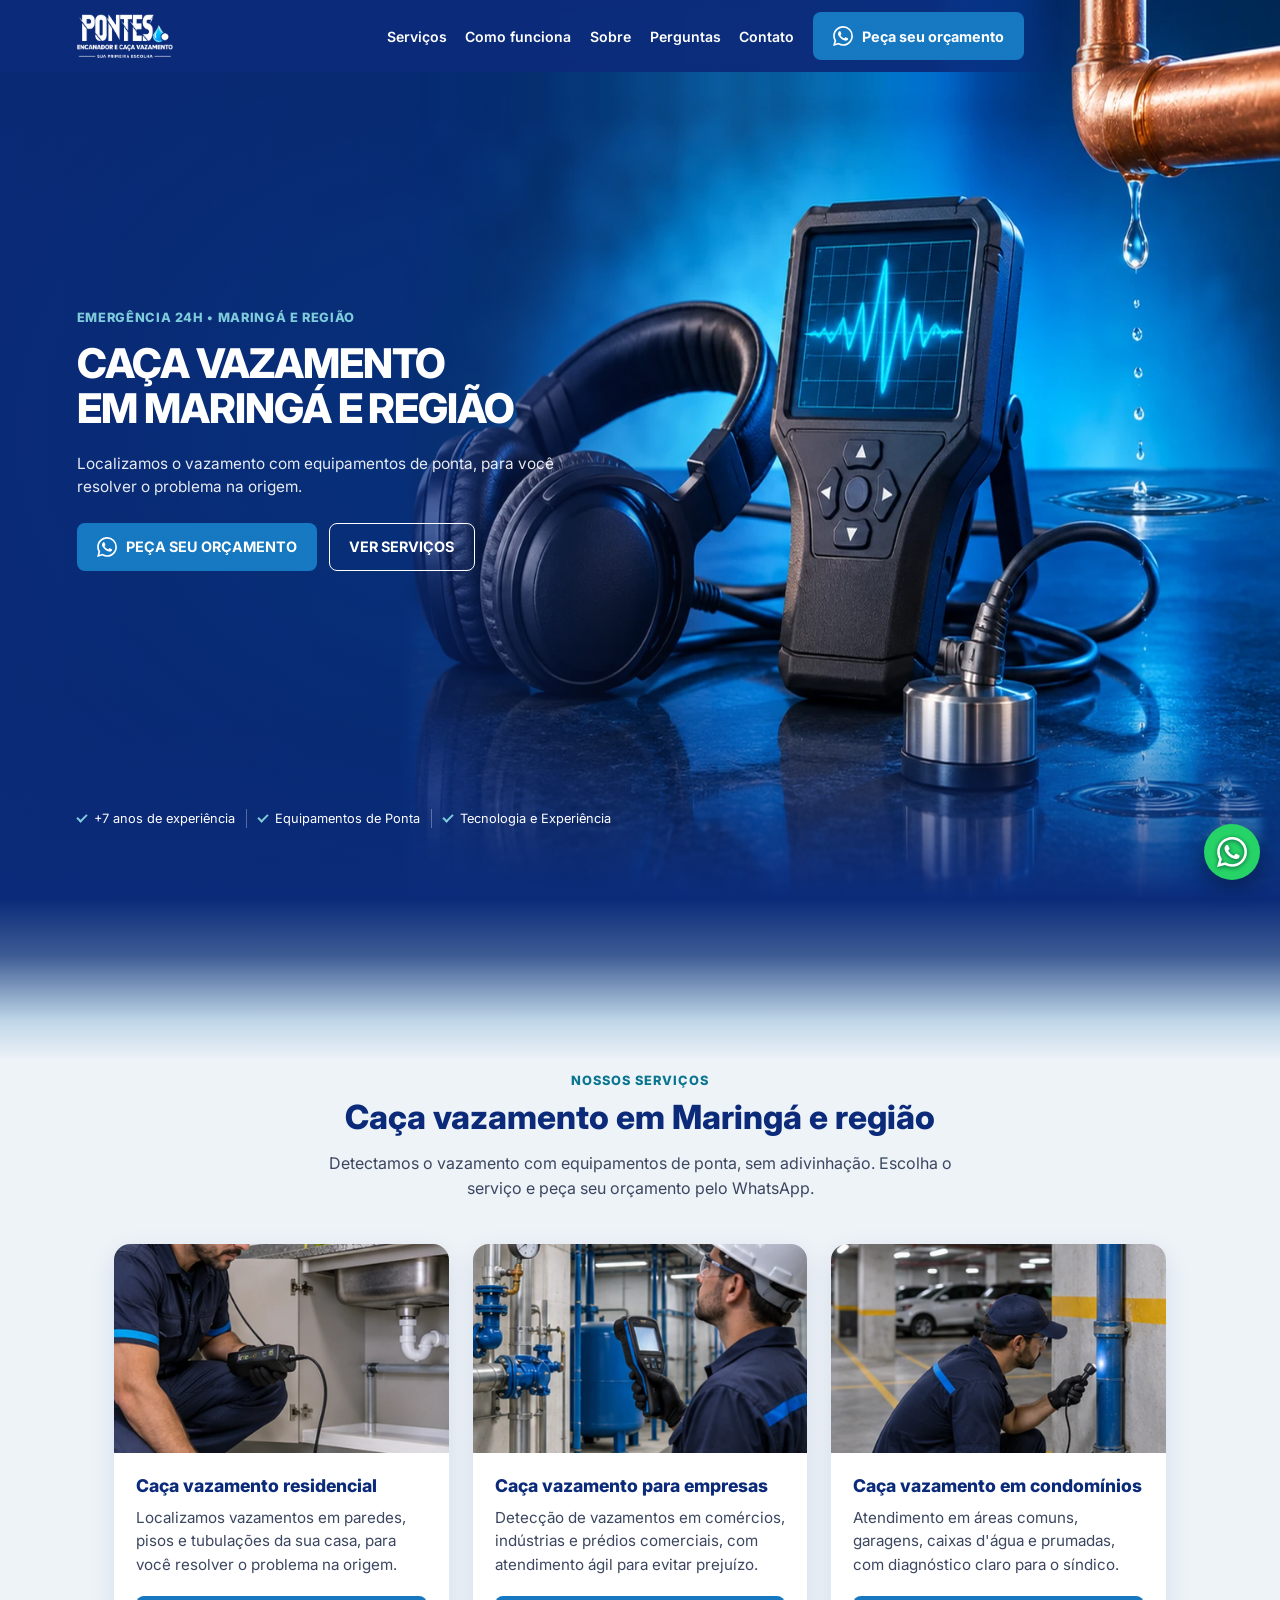
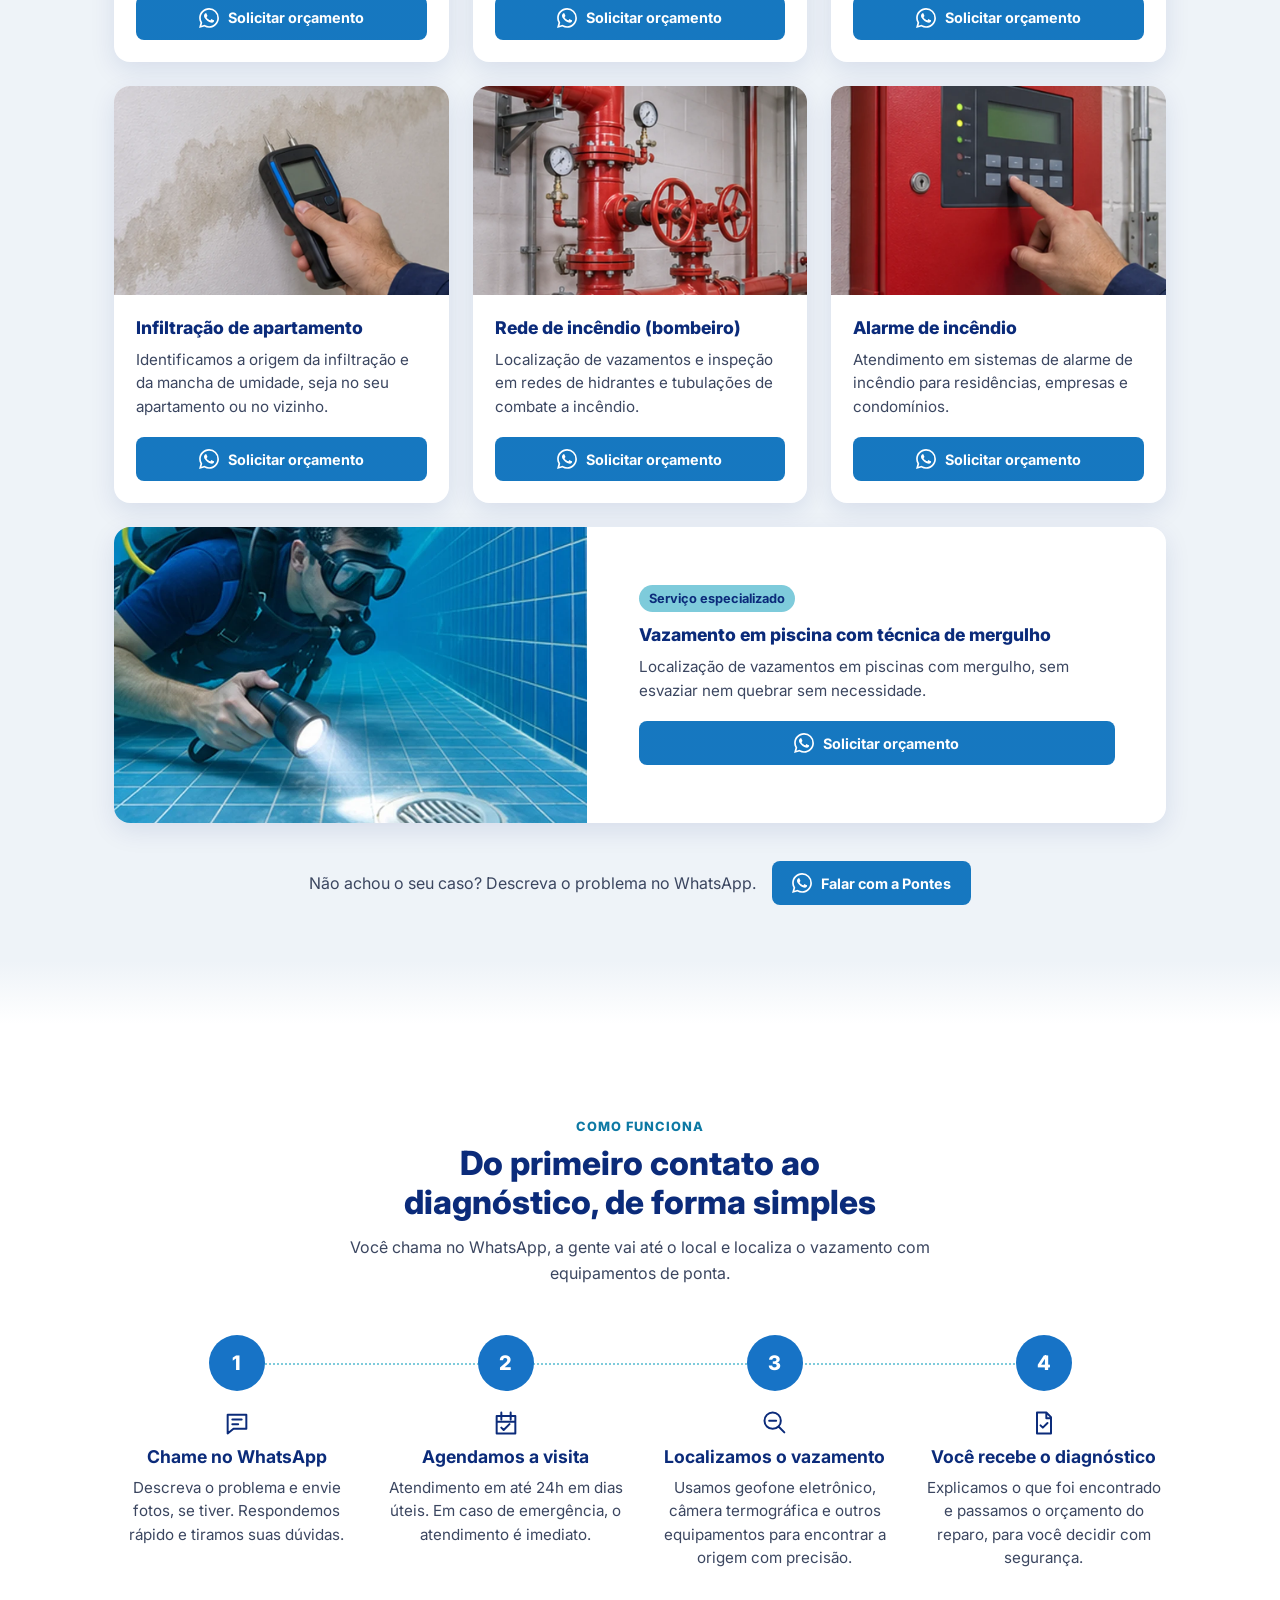
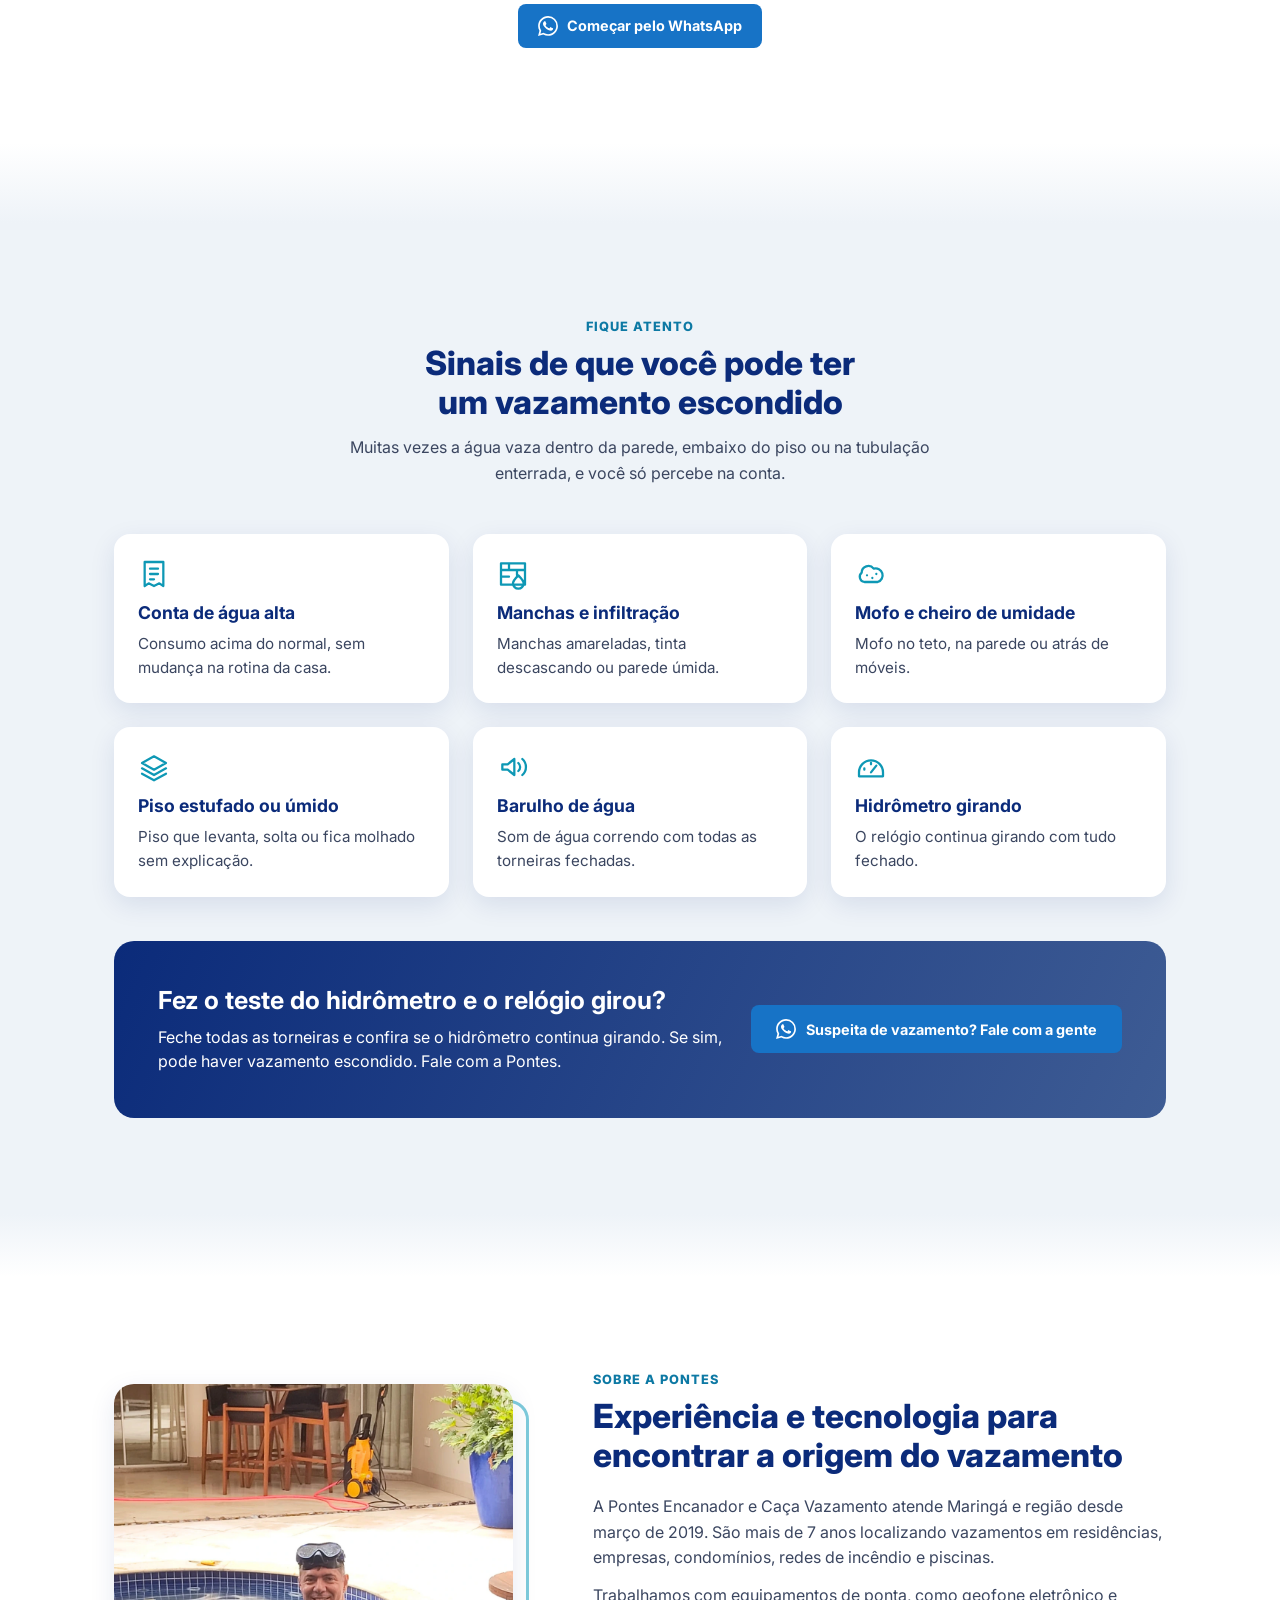
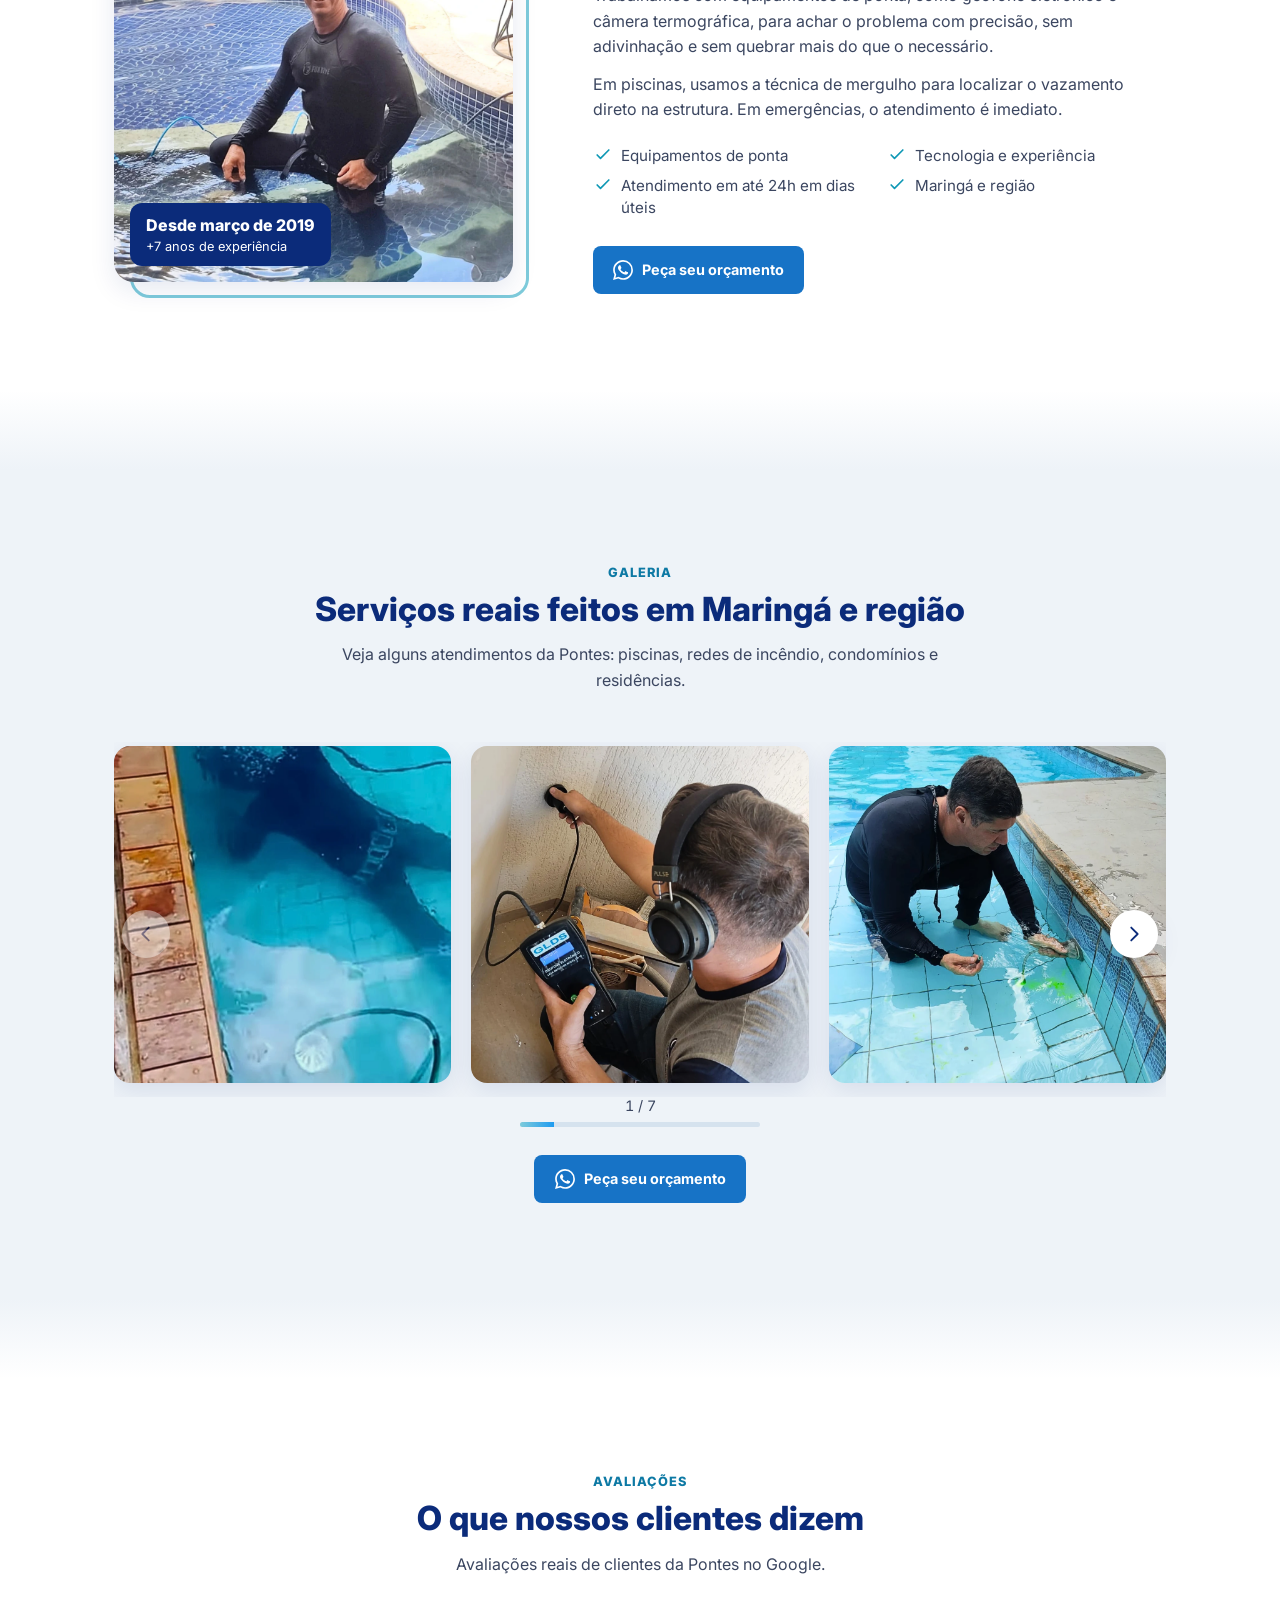
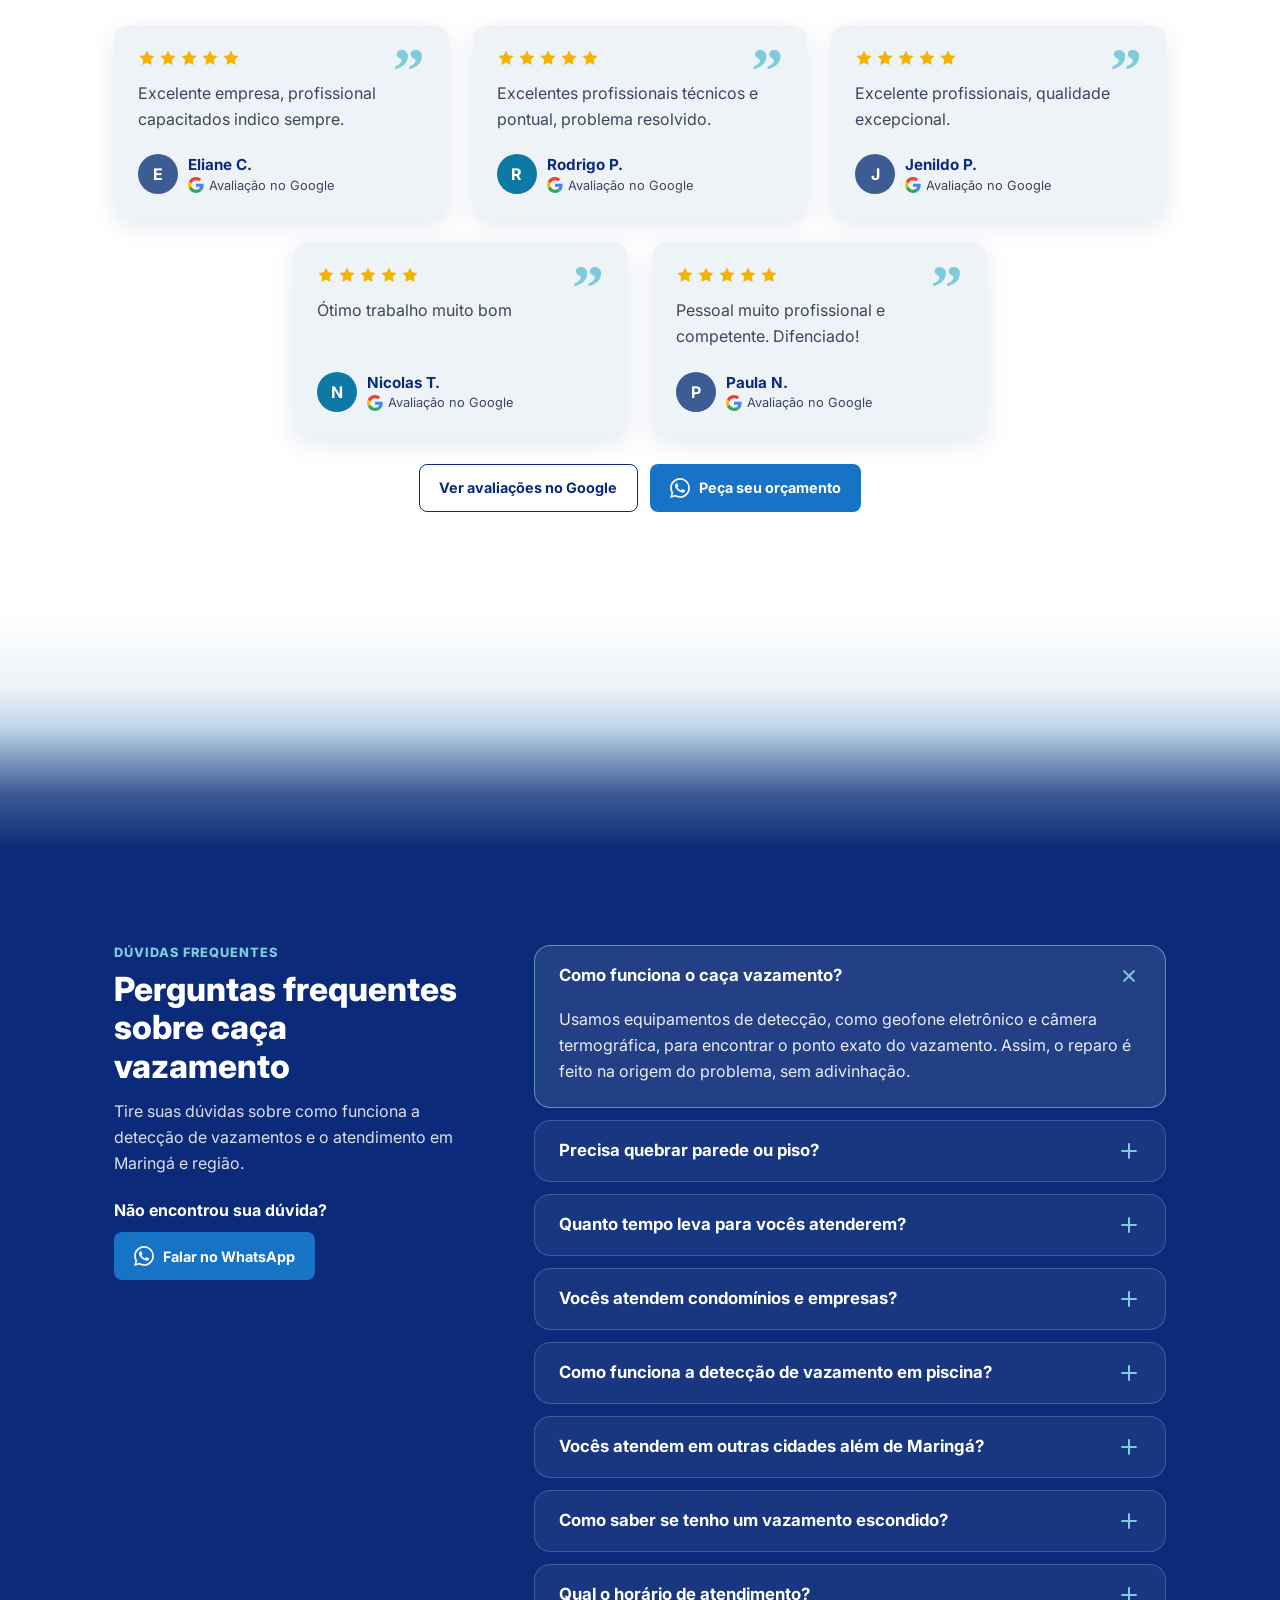
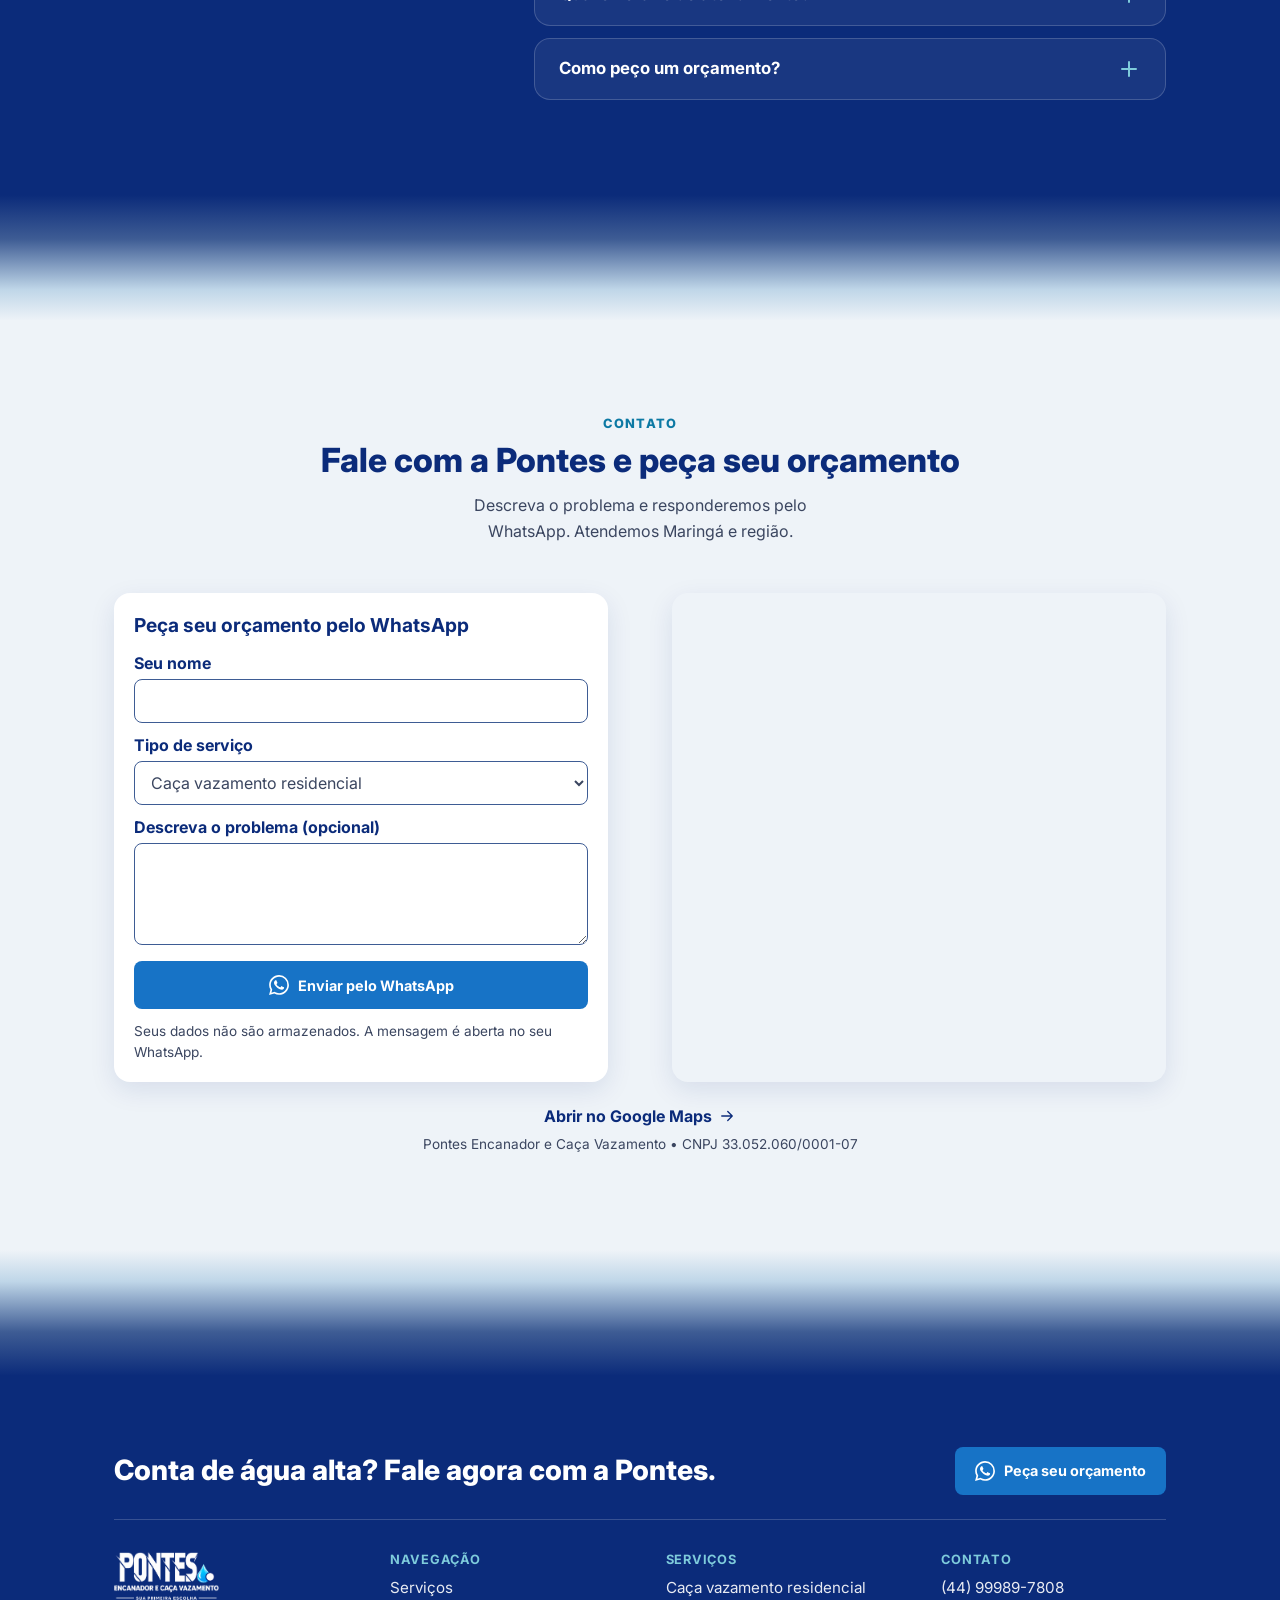
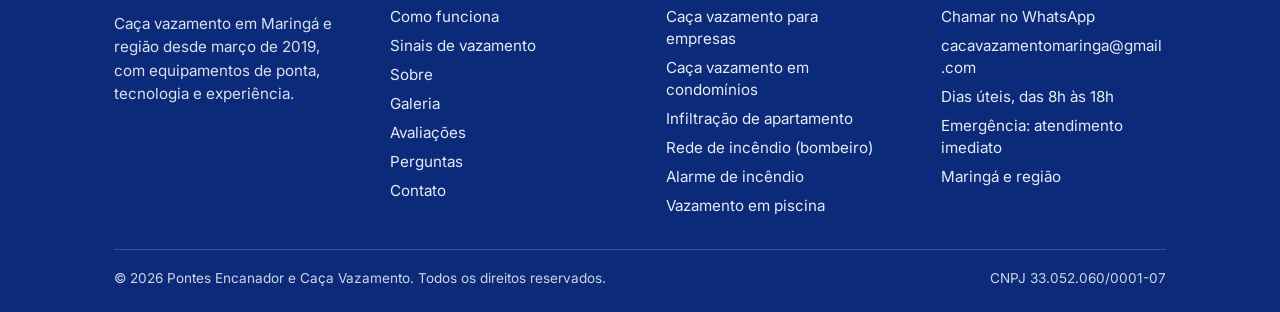
<file: index.html>
<!doctype html>
<html lang="pt-BR">
<head>
  <meta charset="utf-8">
  <meta name="viewport" content="width=device-width, initial-scale=1, viewport-fit=cover">
  <title>Caça Vazamento em Maringá e Região | Pontes Encanador e Caça Vazamento</title>
  <meta name="description" content="Caça vazamento residencial, empresarial e em condomínios em Maringá e região. Emergência 24h e atendimento em dias úteis. Peça seu orçamento.">
  <link rel="icon" href="assets/icons/favicon.svg" type="image/svg+xml">
  <link rel="icon" href="assets/icons/favicon-32.png" sizes="32x32" type="image/png">
  <link rel="apple-touch-icon" href="assets/icons/apple-touch-icon.png">
  <meta name="theme-color" content="#0B2B7A">
  <!-- TROCAR pela URL final do site -->
  <link rel="canonical" href="https://SEU-DOMINIO/">
  <meta property="og:type" content="website">
  <meta property="og:locale" content="pt_BR">
  <meta property="og:site_name" content="Pontes Encanador e Caça Vazamento">
  <meta property="og:title" content="Caça Vazamento em Maringá e Região | Pontes Encanador e Caça Vazamento">
  <meta property="og:description" content="Caça vazamento residencial, empresarial e em condomínios em Maringá e região. Emergência 24h e atendimento em dias úteis. Peça seu orçamento.">
  <meta property="og:url" content="https://SEU-DOMINIO/">
  <meta property="og:image" content="https://SEU-DOMINIO/assets/images/og-pontes-1200x630.jpg">
  <meta property="og:image:width" content="1200">
  <meta property="og:image:height" content="630">
  <meta property="og:image:alt" content="Equipamentos de detecção de vazamentos da Pontes em Maringá">
  <meta name="twitter:card" content="summary_large_image">
  <meta name="twitter:title" content="Caça Vazamento em Maringá e Região | Pontes Encanador e Caça Vazamento">
  <meta name="twitter:description" content="Caça vazamento residencial, empresarial e em condomínios em Maringá e região. Emergência 24h e atendimento em dias úteis. Peça seu orçamento.">
  <meta name="twitter:image" content="https://SEU-DOMINIO/assets/images/og-pontes-1200x630.jpg">
  <link rel="preconnect" href="https://fonts.googleapis.com">
  <link rel="preconnect" href="https://fonts.gstatic.com" crossorigin>
  <link href="https://fonts.googleapis.com/css2?family=Inter:wght@400;600;700;800&display=swap" rel="stylesheet">
  <link rel="stylesheet" href="styles.css">
  <script src="script.js" defer></script>
  <!-- Substitua os placeholders url e image pelos endereços públicos definitivos. -->
  <script type="application/ld+json">
    {
      "@context": "https://schema.org",
      "@type": "LocalBusiness",
      "name": "Pontes Encanador e Caça Vazamento",
      "telephone": "+55 44 99989-7808",
      "email": "cacavazamentomaringa@gmail.com",
      "taxID": "33.052.060/0001-07",
      "foundingDate": "2019-03",
      "url": "https://example.com/",
      "image": "https://example.com/assets/images/banner-desktop.webp",
      "areaServed": [
        {
          "@type": "City",
          "name": "Maringá",
          "containedInPlace": {
            "@type": "State",
            "name": "Paraná"
          }
        },
        {
          "@type": "Place",
          "name": "Região de Maringá, Paraná"
        }
      ],
      "openingHoursSpecification": {
        "@type": "OpeningHoursSpecification",
        "dayOfWeek": [
          "Monday",
          "Tuesday",
          "Wednesday",
          "Thursday",
          "Friday"
        ],
        "opens": "08:00",
        "closes": "18:00"
      },
      "hasOfferCatalog": {
        "@type": "OfferCatalog",
        "name": "Serviços da Pontes",
        "itemListElement": [
          {
            "@type": "Offer",
            "itemOffered": {
              "@type": "Service",
              "name": "Caça vazamento residencial"
            }
          },
          {
            "@type": "Offer",
            "itemOffered": {
              "@type": "Service",
              "name": "Caça vazamento para empresas"
            }
          },
          {
            "@type": "Offer",
            "itemOffered": {
              "@type": "Service",
              "name": "Caça vazamento em condomínios"
            }
          },
          {
            "@type": "Offer",
            "itemOffered": {
              "@type": "Service",
              "name": "Infiltração de apartamento"
            }
          },
          {
            "@type": "Offer",
            "itemOffered": {
              "@type": "Service",
              "name": "Rede de incêndio (bombeiro)"
            }
          },
          {
            "@type": "Offer",
            "itemOffered": {
              "@type": "Service",
              "name": "Alarme de incêndio"
            }
          },
          {
            "@type": "Offer",
            "itemOffered": {
              "@type": "Service",
              "name": "Vazamento em piscina com técnica de mergulho"
            }
          }
        ]
      }
    }
  </script>
</head>
<body>
  <!-- O símbolo é reutilizado em todos os links do WhatsApp. -->
  <svg hidden aria-hidden="true" xmlns="http://www.w3.org/2000/svg">
    <symbol id="whatsapp-icon" viewBox="0 0 24 24"><path fill="currentColor" d="M17.472 14.382c-.297-.149-1.758-.867-2.03-.967-.273-.099-.471-.148-.67.15-.197.297-.767.966-.94 1.164-.174.199-.347.223-.644.075-.297-.15-1.255-.463-2.39-1.475-.883-.788-1.48-1.761-1.654-2.059-.173-.297-.018-.458.13-.606.134-.133.298-.347.446-.52.149-.174.198-.298.298-.497.099-.198.05-.372-.025-.521-.075-.149-.669-1.612-.916-2.207-.242-.579-.487-.5-.669-.51-.173-.008-.371-.01-.57-.01-.198 0-.52.074-.792.372-.273.297-1.04 1.016-1.04 2.479 0 1.462 1.065 2.875 1.213 3.074.149.198 2.096 3.2 5.077 4.487.709.306 1.262.489 1.694.626.712.226 1.36.194 1.871.118.571-.085 1.758-.719 2.006-1.413.248-.694.248-1.289.173-1.413-.074-.124-.272-.198-.57-.347M12.053 21.785h-.004a9.87 9.87 0 0 1-5.031-1.377l-.361-.214-3.741.982.998-3.648-.235-.374a9.86 9.86 0 0 1-1.51-5.25c.002-5.448 4.436-9.88 9.888-9.88a9.82 9.82 0 0 1 6.988 2.897 9.82 9.82 0 0 1 2.893 6.99c-.003 5.446-4.437 9.874-9.885 9.874m8.413-18.297A11.815 11.815 0 0 0 12.053 0C5.495 0 .158 5.336.155 11.893c0 2.096.547 4.142 1.588 5.945L.055 24l6.305-1.654a11.9 11.9 0 0 0 5.688 1.448h.005c6.558 0 11.895-5.336 11.898-11.894a11.82 11.82 0 0 0-3.485-8.412"/></symbol>
  </svg>
  <main>
    <section class="hero" id="inicio" aria-labelledby="hero-title">
      <picture class="hero-picture">
        <source media="(max-width: 768px)" srcset="assets/images/banner-mobile.webp">
        <img src="assets/images/banner-desktop.webp" fetchpriority="high" alt="Equipamentos de detecção de vazamentos da Pontes Encanador e Caça Vazamento em Maringá">
      </picture>
      <header class="site-header">
        <a class="brand" href="#inicio" aria-label="Pontes Encanador e Caça Vazamento, início">
          <img src="assets/logo/logo-transparente.png" width="1044" height="479" alt="Pontes Encanador e Caça Vazamento">
        </a>
        <button class="menu-toggle" type="button" aria-label="Abrir menu" aria-expanded="false" aria-controls="site-nav">
          <span></span><span></span><span></span>
        </button>
        <nav class="site-nav" id="site-nav" aria-label="Menu principal">
        <a href="#servicos">Serviços</a>
        <a href="#como-funciona">Como funciona</a>
        <a href="#sobre">Sobre</a>
        <a href="#perguntas">Perguntas</a>
        <a href="#contato">Contato</a>
          <a class="button button-primary header-cta" href="https://wa.me/5544999897808?text=Ol%C3%A1%2C%20vim%20pelo%20site%20e%20gostaria%20de%20um%20or%C3%A7amento%20de%20ca%C3%A7a%20vazamento." target="_blank" rel="noopener"><svg class="whatsapp-icon" viewBox="0 0 24 24" aria-hidden="true" focusable="false"><use href="#whatsapp-icon"></use></svg>Peça seu orçamento</a>
        </nav>
      </header>
      <div class="hero-body">
        <div class="hero-copy">
          <p class="eyebrow">EMERGÊNCIA 24H • MARINGÁ E REGIÃO</p>
          <h1 id="hero-title"><span>CAÇA VAZAMENTO</span> <span>EM MARINGÁ E REGIÃO</span></h1>
          <p class="subtitle">Localizamos o vazamento com equipamentos de ponta, para você resolver o problema na origem.</p>
          <div class="hero-actions">
            <a class="button button-primary" href="https://wa.me/5544999897808?text=Ol%C3%A1%2C%20vim%20pelo%20site%20e%20gostaria%20de%20um%20or%C3%A7amento%20de%20ca%C3%A7a%20vazamento." target="_blank" rel="noopener"><svg class="whatsapp-icon" viewBox="0 0 24 24" aria-hidden="true" focusable="false"><use href="#whatsapp-icon"></use></svg>PEÇA SEU ORÇAMENTO</a>
            <a class="button button-outline" href="#servicos">VER SERVIÇOS</a>
          </div>
        </div>
        <ul class="highlights">
          <li><span class="check" aria-hidden="true"></span>+7 anos de experiência</li>
          <li><span class="check" aria-hidden="true"></span>Equipamentos de Ponta</li>
          <li><span class="check" aria-hidden="true"></span>Tecnologia e Experiência</li>
        </ul>
      </div>
      <a class="whatsapp-float" href="https://wa.me/5544999897808?text=Ol%C3%A1%2C%20vim%20pelo%20site%20e%20gostaria%20de%20um%20or%C3%A7amento%20de%20ca%C3%A7a%20vazamento." target="_blank" rel="noopener" aria-label="Falar no WhatsApp"><svg class="whatsapp-icon" viewBox="0 0 24 24" aria-hidden="true" focusable="false"><use href="#whatsapp-icon"></use></svg></a>
    </section>
    <section id="servicos" class="services" aria-labelledby="services-title">
      <div class="services-transition" aria-hidden="true"></div>
      <div class="services-container">
        <header class="services-header">
          <p class="services-eyebrow">NOSSOS SERVIÇOS</p>
          <h2 id="services-title">Caça vazamento em Maringá e região</h2>
          <p class="services-intro">Detectamos o vazamento com equipamentos de ponta, sem adivinhação. Escolha o serviço e peça seu orçamento pelo WhatsApp.</p>
        </header>
        <div class="services-grid">
            <article class="service-card">
              <img src="assets/images/servico-residencial.webp" width="800" height="500" loading="lazy" alt="Inspeção de tubulação junto à pia de uma cozinha em Maringá">
              <div class="service-card-body">
                <h3>Caça vazamento residencial</h3>
                <p>Localizamos vazamentos em paredes, pisos e tubulações da sua casa, para você resolver o problema na origem.</p>
                <a class="button service-button" href="https://wa.me/5544999897808?text=Ol%C3%A1%2C%20preciso%20de%20ca%C3%A7a%20vazamento%20residencial" target="_blank" rel="noopener"><svg class="whatsapp-icon" viewBox="0 0 24 24" aria-hidden="true" focusable="false"><use href="#whatsapp-icon"></use></svg>Solicitar orçamento</a>
              </div>
            </article>
            <article class="service-card">
              <img src="assets/images/servico-empresas.webp" width="800" height="500" loading="lazy" alt="Inspeção de tubulações em uma área técnica comercial em Maringá">
              <div class="service-card-body">
                <h3>Caça vazamento para empresas</h3>
                <p>Detecção de vazamentos em comércios, indústrias e prédios comerciais, com atendimento ágil para evitar prejuízo.</p>
                <a class="button service-button" href="https://wa.me/5544999897808?text=Ol%C3%A1%2C%20preciso%20de%20ca%C3%A7a%20vazamento%20para%20minha%20empresa" target="_blank" rel="noopener"><svg class="whatsapp-icon" viewBox="0 0 24 24" aria-hidden="true" focusable="false"><use href="#whatsapp-icon"></use></svg>Solicitar orçamento</a>
              </div>
            </article>
            <article class="service-card">
              <img src="assets/images/servico-condominios.webp" width="800" height="500" loading="lazy" alt="Inspeção de prumada na garagem de um condomínio em Maringá">
              <div class="service-card-body">
                <h3>Caça vazamento em condomínios</h3>
                <p>Atendimento em áreas comuns, garagens, caixas d'água e prumadas, com diagnóstico claro para o síndico.</p>
                <a class="button service-button" href="https://wa.me/5544999897808?text=Ol%C3%A1%2C%20preciso%20de%20ca%C3%A7a%20vazamento%20em%20condom%C3%ADnio" target="_blank" rel="noopener"><svg class="whatsapp-icon" viewBox="0 0 24 24" aria-hidden="true" focusable="false"><use href="#whatsapp-icon"></use></svg>Solicitar orçamento</a>
              </div>
            </article>
            <article class="service-card">
              <img src="assets/images/servico-infiltracao.webp" width="800" height="500" loading="lazy" alt="Medição de umidade junto a uma mancha na parede de um apartamento">
              <div class="service-card-body">
                <h3>Infiltração de apartamento</h3>
                <p>Identificamos a origem da infiltração e da mancha de umidade, seja no seu apartamento ou no vizinho.</p>
                <a class="button service-button" href="https://wa.me/5544999897808?text=Ol%C3%A1%2C%20preciso%20resolver%20uma%20infiltra%C3%A7%C3%A3o%20de%20apartamento" target="_blank" rel="noopener"><svg class="whatsapp-icon" viewBox="0 0 24 24" aria-hidden="true" focusable="false"><use href="#whatsapp-icon"></use></svg>Solicitar orçamento</a>
              </div>
            </article>
            <article class="service-card">
            <!-- CONFIRMAR COM O CLIENTE -->
              <img src="assets/images/servico-rede-incendio.webp" width="800" height="500" loading="lazy" alt="Tubulações vermelhas e válvulas de uma rede de hidrantes">
              <div class="service-card-body">
                <h3>Rede de incêndio (bombeiro)</h3>
                <p>Localização de vazamentos e inspeção em redes de hidrantes e tubulações de combate a incêndio.</p>
                <a class="button service-button" href="https://wa.me/5544999897808?text=Ol%C3%A1%2C%20preciso%20de%20atendimento%20em%20rede%20de%20inc%C3%AAndio" target="_blank" rel="noopener"><svg class="whatsapp-icon" viewBox="0 0 24 24" aria-hidden="true" focusable="false"><use href="#whatsapp-icon"></use></svg>Solicitar orçamento</a>
              </div>
            </article>
            <article class="service-card">
            <!-- CONFIRMAR COM O CLIENTE -->
              <img src="assets/images/servico-alarme-incendio.webp" width="800" height="500" loading="lazy" alt="Painel de controle de um sistema de alarme de incêndio">
              <div class="service-card-body">
                <h3>Alarme de incêndio</h3>
                <p>Atendimento em sistemas de alarme de incêndio para residências, empresas e condomínios.</p>
                <a class="button service-button" href="https://wa.me/5544999897808?text=Ol%C3%A1%2C%20preciso%20de%20atendimento%20em%20alarme%20de%20inc%C3%AAndio" target="_blank" rel="noopener"><svg class="whatsapp-icon" viewBox="0 0 24 24" aria-hidden="true" focusable="false"><use href="#whatsapp-icon"></use></svg>Solicitar orçamento</a>
              </div>
            </article>
            <article class="service-card service-card-featured">
            <!-- CONFIRMAR COM O CLIENTE -->
              <img src="assets/images/servico-piscina.webp" width="800" height="500" loading="lazy" alt="Técnico localizando vazamento em piscina com técnica de mergulho em Maringá">
              <div class="service-card-body">
              <span class="service-badge">Serviço especializado</span>
                <h3>Vazamento em piscina com técnica de mergulho</h3>
                <p>Localização de vazamentos em piscinas com mergulho, sem esvaziar nem quebrar sem necessidade.</p>
                <a class="button service-button" href="https://wa.me/5544999897808?text=Ol%C3%A1%2C%20preciso%20localizar%20um%20vazamento%20na%20minha%20piscina" target="_blank" rel="noopener"><svg class="whatsapp-icon" viewBox="0 0 24 24" aria-hidden="true" focusable="false"><use href="#whatsapp-icon"></use></svg>Solicitar orçamento</a>
              </div>
            </article>
        </div>
        <div class="services-contact">
          <p>Não achou o seu caso? Descreva o problema no WhatsApp.</p>
          <a class="button service-button" href="https://wa.me/5544999897808?text=Ol%C3%A1%2C%20vim%20pelo%20site%20e%20gostaria%20de%20descrever%20um%20problema." target="_blank" rel="noopener"><svg class="whatsapp-icon" viewBox="0 0 24 24" aria-hidden="true" focusable="false"><use href="#whatsapp-icon"></use></svg>Falar com a Pontes</a>
        </div>
      </div>
      <div class="services-exit" aria-hidden="true"></div>
    </section>
    <section id="como-funciona" class="process" aria-labelledby="process-title">
      <div class="detail-container">
        <header class="detail-heading">
          <p class="detail-eyebrow">COMO FUNCIONA</p>
          <h2 id="process-title">Do primeiro contato ao diagnóstico, de forma simples</h2>
          <p class="detail-intro">Você chama no WhatsApp, a gente vai até o local e localiza o vazamento com equipamentos de ponta.</p>
        </header>
        <ol class="process-list" role="list">
          <li class="process-step">
            <span class="step-number" aria-hidden="true">1</span>
            <div class="process-step-content">
              <svg class="section-icon" viewBox="0 0 24 24" fill="none" stroke="currentColor" stroke-width="1.7" stroke-linecap="round" stroke-linejoin="round" aria-hidden="true" focusable="false"><path d="M4 5h16v12H9l-5 4z M8 9h8 M8 13h5"/></svg>
              <h3>Chame no WhatsApp</h3>
              <p>Descreva o problema e envie fotos, se tiver. Respondemos rápido e tiramos suas dúvidas.</p>
            </div>
          </li>
          <li class="process-step">
            <span class="step-number" aria-hidden="true">2</span>
            <div class="process-step-content">
              <svg class="section-icon" viewBox="0 0 24 24" fill="none" stroke="currentColor" stroke-width="1.7" stroke-linecap="round" stroke-linejoin="round" aria-hidden="true" focusable="false"><path d="M4 6h16v15H4z M8 3v6 M16 3v6 M4 11h16 M8 16l2 2 5-5"/></svg>
              <h3>Agendamos a visita</h3>
              <!-- CONFIRMAR COM O CLIENTE: abrangência da emergência (noite, fim de semana, feriado) -->
              <p>Atendimento em até 24h em dias úteis. Em caso de emergência, o atendimento é imediato.</p>
            </div>
          </li>
          <li class="process-step">
            <span class="step-number" aria-hidden="true">3</span>
            <div class="process-step-content">
              <svg class="section-icon" viewBox="0 0 24 24" fill="none" stroke="currentColor" stroke-width="1.7" stroke-linecap="round" stroke-linejoin="round" aria-hidden="true" focusable="false"><path d="M15 15l5 5 M17 10a7 7 0 1 1-14 0 7 7 0 0 1 14 0z M7 10h6"/></svg>
              <h3>Localizamos o vazamento</h3>
              <!-- CONFIRMAR COM O CLIENTE: lista real de equipamentos -->
              <p>Usamos geofone eletrônico, câmera termográfica e outros equipamentos para encontrar a origem com precisão.</p>
            </div>
          </li>
          <li class="process-step">
            <span class="step-number" aria-hidden="true">4</span>
            <div class="process-step-content">
              <svg class="section-icon" viewBox="0 0 24 24" fill="none" stroke="currentColor" stroke-width="1.7" stroke-linecap="round" stroke-linejoin="round" aria-hidden="true" focusable="false"><path d="M6 3h8l4 4v14H6z M14 3v5h4 M9 14l2 2 4-4"/></svg>
              <h3>Você recebe o diagnóstico</h3>
              <p>Explicamos o que foi encontrado e passamos o orçamento do reparo, para você decidir com segurança.</p>
            </div>
          </li>
        </ol>
        <div class="process-action">
          <a class="button section-cta" href="https://wa.me/5544999897808?text=Ol%C3%A1%2C%20quero%20pedir%20um%20or%C3%A7amento%20de%20ca%C3%A7a%20vazamento" target="_blank" rel="noopener"><svg class="whatsapp-icon" viewBox="0 0 24 24" aria-hidden="true" focusable="false"><use href="#whatsapp-icon"></use></svg>Começar pelo WhatsApp</a>
        </div>
      </div>
    </section>
    <section id="sinais" class="leak-signs" aria-labelledby="signs-title">
      <div class="signs-transition" aria-hidden="true"></div>
      <div class="detail-container">
        <header class="detail-heading">
          <p class="detail-eyebrow">FIQUE ATENTO</p>
          <h2 id="signs-title">Sinais de que você pode ter um vazamento escondido</h2>
          <p class="detail-intro">Muitas vezes a água vaza dentro da parede, embaixo do piso ou na tubulação enterrada, e você só percebe na conta.</p>
        </header>
        <ul class="signs-list" role="list">
          <li class="sign-card">
            <svg class="section-icon" viewBox="0 0 24 24" fill="none" stroke="currentColor" stroke-width="1.7" stroke-linecap="round" stroke-linejoin="round" aria-hidden="true" focusable="false"><path d="M5 3h14v18l-3-2-4 2-4-2-3 2z M9 8h6 M9 12h6 M9 16h3"/></svg>
            <h3>Conta de água alta</h3>
            <p>Consumo acima do normal, sem mudança na rotina da casa.</p>
          </li>
          <li class="sign-card">
            <svg class="section-icon" viewBox="0 0 24 24" fill="none" stroke="currentColor" stroke-width="1.7" stroke-linecap="round" stroke-linejoin="round" aria-hidden="true" focusable="false"><path d="M3 4h18v16H3z M3 9h18 M3 14h6 M9 4v5 M15 9v4 M16 13c2 2 4 4 4 6a4 4 0 0 1-8 0c0-2 2-4 4-6z"/></svg>
            <h3>Manchas e infiltração</h3>
            <p>Manchas amareladas, tinta descascando ou parede úmida.</p>
          </li>
          <li class="sign-card">
            <svg class="section-icon" viewBox="0 0 24 24" fill="none" stroke="currentColor" stroke-width="1.7" stroke-linecap="round" stroke-linejoin="round" aria-hidden="true" focusable="false"><path d="M7 18a4 4 0 0 1-2-7 5 5 0 0 1 9-3 4 4 0 1 1 3 10z M9 13h.01 M13 15h.01 M16 12h.01"/></svg>
            <h3>Mofo e cheiro de umidade</h3>
            <p>Mofo no teto, na parede ou atrás de móveis.</p>
          </li>
          <li class="sign-card">
            <svg class="section-icon" viewBox="0 0 24 24" fill="none" stroke="currentColor" stroke-width="1.7" stroke-linecap="round" stroke-linejoin="round" aria-hidden="true" focusable="false"><path d="M12 4l9 5-9 5-9-5z M3 13l9 5 9-5 M3 17l9 5 9-5"/></svg>
            <h3>Piso estufado ou úmido</h3>
            <p>Piso que levanta, solta ou fica molhado sem explicação.</p>
          </li>
          <li class="sign-card">
            <svg class="section-icon" viewBox="0 0 24 24" fill="none" stroke="currentColor" stroke-width="1.7" stroke-linecap="round" stroke-linejoin="round" aria-hidden="true" focusable="false"><path d="M4 10v4h4l5 4V6l-5 4z M16 9a4 4 0 0 1 0 6 M19 6a8 8 0 0 1 0 12"/></svg>
            <h3>Barulho de água</h3>
            <p>Som de água correndo com todas as torneiras fechadas.</p>
          </li>
          <li class="sign-card">
            <svg class="section-icon" viewBox="0 0 24 24" fill="none" stroke="currentColor" stroke-width="1.7" stroke-linecap="round" stroke-linejoin="round" aria-hidden="true" focusable="false"><path d="M3 16a9 9 0 0 1 18 0v3H3z M12 16l4-5 M7 13v1 M12 9v1"/></svg>
            <h3>Hidrômetro girando</h3>
            <p>O relógio continua girando com tudo fechado.</p>
          </li>
        </ul>
        <div class="signs-callout">
          <div>
            <h3>Fez o teste do hidrômetro e o relógio girou?</h3>
            <p>Feche todas as torneiras e confira se o hidrômetro continua girando. Se sim, pode haver vazamento escondido. Fale com a Pontes.</p>
          </div>
          <a class="button section-cta" href="https://wa.me/5544999897808?text=Ol%C3%A1%2C%20suspeito%20de%20um%20vazamento%20escondido%20e%20gostaria%20de%20ajuda" target="_blank" rel="noopener"><svg class="whatsapp-icon" viewBox="0 0 24 24" aria-hidden="true" focusable="false"><use href="#whatsapp-icon"></use></svg><span>Suspeita de vazamento? Fale com a gente</span></a>
        </div>
      </div>
      <div class="services-exit" aria-hidden="true"></div>
    </section>
    <section id="sobre" class="about" aria-labelledby="about-title">
      <div class="detail-container about-layout">
        <figure class="about-portrait">
          <div class="about-photo">
            <div class="about-photo-frame" aria-hidden="true"></div>
            <img src="assets/images/sobre-tecnico-pontes-piscina.webp" width="1080" height="1350" loading="lazy" decoding="async" alt="Técnico da Pontes Encanador e Caça Vazamento dentro de uma piscina durante a localização de vazamento com técnica de mergulho em Maringá">
            <div class="about-badge">
              <strong>Desde março de 2019</strong>
              <span>+7 anos de experiência</span>
            </div>
          </div>
        </figure>
        <div class="about-copy">
          <header class="detail-heading">
            <p class="detail-eyebrow">SOBRE A PONTES</p>
            <h2 id="about-title">Experiência e tecnologia para encontrar a origem do vazamento</h2>
          </header>
          <p>A Pontes Encanador e Caça Vazamento atende Maringá e região desde março de 2019. São mais de 7 anos localizando vazamentos em residências, empresas, condomínios, redes de incêndio e piscinas.</p>
          <!-- CONFIRMAR COM O CLIENTE: equipamentos reais e a frase "sem quebrar mais do que o necessário" -->
          <p>Trabalhamos com equipamentos de ponta, como geofone eletrônico e câmera termográfica, para achar o problema com precisão, sem adivinhação e sem quebrar mais do que o necessário.</p>
          <!-- CONFIRMAR COM O CLIENTE: abrangência da emergência (noite, fim de semana, feriado) -->
          <p>Em piscinas, usamos a técnica de mergulho para localizar o vazamento direto na estrutura. Em emergências, o atendimento é imediato.</p>
          <ul class="about-benefits" role="list">
            <li><svg viewBox="0 0 24 24" fill="none" stroke="currentColor" stroke-width="2" stroke-linecap="round" stroke-linejoin="round" aria-hidden="true" focusable="false"><path d="m5 12 4 4L19 6"/></svg>Equipamentos de ponta</li>
            <li><svg viewBox="0 0 24 24" fill="none" stroke="currentColor" stroke-width="2" stroke-linecap="round" stroke-linejoin="round" aria-hidden="true" focusable="false"><path d="m5 12 4 4L19 6"/></svg>Tecnologia e experiência</li>
            <li><svg viewBox="0 0 24 24" fill="none" stroke="currentColor" stroke-width="2" stroke-linecap="round" stroke-linejoin="round" aria-hidden="true" focusable="false"><path d="m5 12 4 4L19 6"/></svg>Atendimento em até 24h em dias úteis</li>
            <li><svg viewBox="0 0 24 24" fill="none" stroke="currentColor" stroke-width="2" stroke-linecap="round" stroke-linejoin="round" aria-hidden="true" focusable="false"><path d="m5 12 4 4L19 6"/></svg>Maringá e região</li>
          </ul>
          <a class="button section-cta about-cta" href="https://wa.me/5544999897808?text=Ol%C3%A1%2C%20vim%20pelo%20site%20e%20gostaria%20de%20pedir%20um%20or%C3%A7amento%20de%20ca%C3%A7a%20vazamento" target="_blank" rel="noopener"><svg class="whatsapp-icon" viewBox="0 0 24 24" aria-hidden="true" focusable="false"><use href="#whatsapp-icon"></use></svg>Peça seu orçamento</a>
        </div>
      </div>
      <div class="signs-transition" aria-hidden="true"></div>
    </section>
    <section id="galeria" class="gallery" aria-labelledby="gallery-title">
      <div class="detail-container">
        <header class="detail-heading">
          <p class="detail-eyebrow">GALERIA</p>
          <h2 id="gallery-title">Serviços reais feitos em Maringá e região</h2>
          <p class="detail-intro">Veja alguns atendimentos da Pontes: piscinas, redes de incêndio, condomínios e residências.</p>
        </header>
        <div class="gallery-carousel" role="region" aria-roledescription="carousel" aria-label="Galeria de serviços da Pontes">
          <div class="gallery-track" id="gallery-track" tabindex="0" aria-label="Fotos dos serviços">
          <figure class="gallery-slide" role="group" aria-roledescription="slide" aria-label="Foto 1 de 7">
            <a class="gallery-photo" href="assets/images/galeria-01-piscina-mergulho.webp"><img src="assets/images/galeria-01-piscina-mergulho.webp" width="1080" height="1350" loading="lazy" decoding="async" alt="Técnico submerso junto à borda de madeira durante a inspeção de vazamento em uma piscina."></a>
          </figure>
          <figure class="gallery-slide" role="group" aria-roledescription="slide" aria-label="Foto 2 de 7">
            <a class="gallery-photo" href="assets/images/galeria-02-geofone-parede-interna.webp"><img src="assets/images/galeria-02-geofone-parede-interna.webp" width="1080" height="1350" loading="lazy" decoding="async" alt="Técnico com fones posiciona o sensor do geofone eletrônico em uma parede interna para localizar um vazamento."></a>
          </figure>
          <figure class="gallery-slide" role="group" aria-roledescription="slide" aria-label="Foto 3 de 7">
            <a class="gallery-photo" href="assets/images/galeria-03-piscina-teste-corante.webp"><img src="assets/images/galeria-03-piscina-teste-corante.webp" width="1080" height="1350" loading="lazy" decoding="async" alt="Técnico dentro da piscina observa o corante verde na água junto ao revestimento lateral durante o teste de vazamento."></a>
          </figure>
          <figure class="gallery-slide" role="group" aria-roledescription="slide" aria-label="Foto 4 de 7">
            <a class="gallery-photo" href="assets/images/galeria-04-piscina-inspecao-com-mascara.webp"><img src="assets/images/galeria-04-piscina-inspecao-com-mascara.webp" width="1080" height="1350" loading="lazy" decoding="async" alt="Técnico com máscara de mergulho manuseia equipamento junto à borda durante a inspeção da piscina."></a>
          </figure>
          <figure class="gallery-slide" role="group" aria-roledescription="slide" aria-label="Foto 5 de 7">
            <a class="gallery-photo" href="assets/images/galeria-05-geofone-parede-externa.webp"><img src="assets/images/galeria-05-geofone-parede-externa.webp" width="1080" height="1350" loading="lazy" decoding="async" alt="Técnico de camisa azul usa fones e encosta um sensor acústico em uma parede externa ao lado de uma samambaia."></a>
          </figure>
          <figure class="gallery-slide" role="group" aria-roledescription="slide" aria-label="Foto 6 de 7">
            <a class="gallery-photo" href="assets/images/galeria-06-sensor-acustico-piso.webp"><img src="assets/images/galeria-06-sensor-acustico-piso.webp" width="1080" height="1350" loading="lazy" decoding="async" alt="Sensor acústico de detecção de vazamento sobre o piso, junto a uma marca vermelha e a uma abertura no revestimento."></a>
          </figure>
          <figure class="gallery-slide" role="group" aria-roledescription="slide" aria-label="Foto 7 de 7">
            <a class="gallery-photo" href="assets/images/galeria-07-piscina-inspecao-na-borda.webp"><img src="assets/images/galeria-07-piscina-inspecao-na-borda.webp" width="1080" height="1350" loading="lazy" decoding="async" alt="Técnico agachado na borda de uma piscina revestida de azulejos azuis durante a inspeção."></a>
          </figure>
          </div>
          <div class="gallery-controls" hidden>
            <button type="button" class="gallery-nav gallery-prev" aria-label="Foto anterior" aria-controls="gallery-track" aria-disabled="true"><svg viewBox="0 0 24 24" fill="none" stroke="currentColor" stroke-width="2" stroke-linecap="round" stroke-linejoin="round" aria-hidden="true"><path d="m15 5-7 7 7 7"/></svg></button>
            <span class="gallery-counter" aria-live="polite" aria-atomic="true">1 / 7</span>
            <button type="button" class="gallery-nav gallery-next" aria-label="Próxima foto" aria-controls="gallery-track"><svg viewBox="0 0 24 24" fill="none" stroke="currentColor" stroke-width="2" stroke-linecap="round" stroke-linejoin="round" aria-hidden="true"><path d="m9 5 7 7-7 7"/></svg></button>
            <progress class="gallery-progress" max="7" value="1" aria-label="Progresso da galeria"></progress>
          </div>
        </div>
        <div class="gallery-action">
          <a class="button section-cta gallery-cta" href="https://wa.me/5544999897808?text=Ol%C3%A1%2C%20vi%20as%20fotos%20dos%20servi%C3%A7os%20e%20gostaria%20de%20um%20or%C3%A7amento" target="_blank" rel="noopener"><svg class="whatsapp-icon" viewBox="0 0 24 24" aria-hidden="true" focusable="false"><use href="#whatsapp-icon"></use></svg>Peça seu orçamento</a>
        </div>
      </div>
      <div class="gallery-exit" aria-hidden="true"></div>
      <dialog class="gallery-dialog" aria-label="Foto ampliada da galeria">
        <div class="gallery-dialog-content">
          <button class="gallery-close gallery-nav" type="button" aria-label="Fechar" aria-controls="gallery-track" autofocus><svg viewBox="0 0 24 24" fill="none" stroke="currentColor" stroke-width="2" stroke-linecap="round" aria-hidden="true"><path d="m6 6 12 12m0-12L6 18"/></svg></button>
          <img id="gallery-enlarged" alt="" decoding="async">
          <div class="gallery-dialog-nav">
            <button type="button" class="gallery-nav gallery-prev" aria-label="Foto anterior" aria-controls="gallery-track"><svg viewBox="0 0 24 24" fill="none" stroke="currentColor" stroke-width="2" stroke-linecap="round" stroke-linejoin="round" aria-hidden="true"><path d="m15 5-7 7 7 7"/></svg></button>
            <span class="gallery-dialog-counter" aria-live="polite" aria-atomic="true"></span>
            <button type="button" class="gallery-nav gallery-next" aria-label="Próxima foto" aria-controls="gallery-track"><svg viewBox="0 0 24 24" fill="none" stroke="currentColor" stroke-width="2" stroke-linecap="round" stroke-linejoin="round" aria-hidden="true"><path d="m9 5 7 7-7 7"/></svg></button>
          </div>
        </div>
      </dialog>
    </section>
    <section id="avaliacoes" class="reviews" aria-labelledby="reviews-title">
      <svg class="review-symbols" aria-hidden="true" focusable="false" xmlns="http://www.w3.org/2000/svg">
        <symbol id="review-star" viewBox="0 0 24 24"><path fill="currentColor" d="m12 2 3.1 6.3 7 .99-5.05 4.93 1.19 6.98L12 17.9l-6.24 3.3 1.19-6.98L1.9 9.29l7-.99z"/></symbol>
        <symbol id="review-google" viewBox="0 0 48 48">
          <path fill="#EA4335" d="M24 9.5c3.54 0 6.71 1.22 9.21 3.6l6.85-6.85C35.9 2.38 30.47 0 24 0 14.62 0 6.51 5.38 2.56 13.22l7.98 6.19C12.43 13.72 17.74 9.5 24 9.5z"/>
          <path fill="#4285F4" d="M46.98 24.55c0-1.57-.15-3.09-.38-4.55H24v9.02h12.94c-.58 2.96-2.24 5.48-4.76 7.18l7.73 6C44.42 38.03 46.98 31.88 46.98 24.55z"/>
          <path fill="#FBBC05" d="M10.54 28.59c-.48-1.45-.76-2.99-.76-4.59s.27-3.14.76-4.59l-7.98-6.19C.93 16.46 0 20.12 0 24s.93 7.54 2.56 10.78l7.98-6.19z"/>
          <path fill="#34A853" d="M24 48c6.48 0 11.94-2.13 15.91-5.8l-7.73-6c-2.15 1.45-4.92 2.3-8.18 2.3-6.26 0-11.57-4.22-13.46-9.91l-7.98 6.19C6.51 42.62 14.62 48 24 48z"/>
        </symbol>
      </svg>
      <div class="detail-container">
        <header class="detail-heading">
          <p class="detail-eyebrow">AVALIAÇÕES</p>
          <h2 id="reviews-title">O que nossos clientes dizem</h2>
          <p class="detail-intro">Avaliações reais de clientes da Pontes no Google.</p>
        </header>
        <ul class="reviews-list" role="list">
          <li class="review-card">
            <figure>
              <span class="review-quote" aria-hidden="true">”</span>
              <div class="review-stars"><span class="sr-only">Avaliação 5 de 5 estrelas</span><svg viewBox="0 0 24 24" aria-hidden="true" focusable="false"><use href="#review-star"/></svg><svg viewBox="0 0 24 24" aria-hidden="true" focusable="false"><use href="#review-star"/></svg><svg viewBox="0 0 24 24" aria-hidden="true" focusable="false"><use href="#review-star"/></svg><svg viewBox="0 0 24 24" aria-hidden="true" focusable="false"><use href="#review-star"/></svg><svg viewBox="0 0 24 24" aria-hidden="true" focusable="false"><use href="#review-star"/></svg></div>
              <blockquote><p>Excelente empresa, profissional capacitados indico sempre.</p></blockquote>
              <figcaption>
                <span class="review-avatar" aria-hidden="true">E</span>
                <div>
                  <strong>Eliane C.</strong>
                  <span class="review-source"><svg class="review-google-icon" viewBox="0 0 48 48" aria-hidden="true" focusable="false"><use href="#review-google"/></svg>Avaliação no Google</span>
                </div>
              </figcaption>
            </figure>
          </li>
          <li class="review-card">
            <figure>
              <span class="review-quote" aria-hidden="true">”</span>
              <div class="review-stars"><span class="sr-only">Avaliação 5 de 5 estrelas</span><svg viewBox="0 0 24 24" aria-hidden="true" focusable="false"><use href="#review-star"/></svg><svg viewBox="0 0 24 24" aria-hidden="true" focusable="false"><use href="#review-star"/></svg><svg viewBox="0 0 24 24" aria-hidden="true" focusable="false"><use href="#review-star"/></svg><svg viewBox="0 0 24 24" aria-hidden="true" focusable="false"><use href="#review-star"/></svg><svg viewBox="0 0 24 24" aria-hidden="true" focusable="false"><use href="#review-star"/></svg></div>
              <blockquote><p>Excelentes profissionais técnicos e pontual, problema resolvido.</p></blockquote>
              <figcaption>
                <span class="review-avatar" aria-hidden="true">R</span>
                <div>
                  <strong>Rodrigo P.</strong>
                  <span class="review-source"><svg class="review-google-icon" viewBox="0 0 48 48" aria-hidden="true" focusable="false"><use href="#review-google"/></svg>Avaliação no Google</span>
                </div>
              </figcaption>
            </figure>
          </li>
          <li class="review-card">
            <figure>
              <span class="review-quote" aria-hidden="true">”</span>
              <div class="review-stars"><span class="sr-only">Avaliação 5 de 5 estrelas</span><svg viewBox="0 0 24 24" aria-hidden="true" focusable="false"><use href="#review-star"/></svg><svg viewBox="0 0 24 24" aria-hidden="true" focusable="false"><use href="#review-star"/></svg><svg viewBox="0 0 24 24" aria-hidden="true" focusable="false"><use href="#review-star"/></svg><svg viewBox="0 0 24 24" aria-hidden="true" focusable="false"><use href="#review-star"/></svg><svg viewBox="0 0 24 24" aria-hidden="true" focusable="false"><use href="#review-star"/></svg></div>
              <blockquote><p>Excelente profissionais, qualidade excepcional.</p></blockquote>
              <figcaption>
                <span class="review-avatar" aria-hidden="true">J</span>
                <div>
                  <strong>Jenildo P.</strong>
                  <span class="review-source"><svg class="review-google-icon" viewBox="0 0 48 48" aria-hidden="true" focusable="false"><use href="#review-google"/></svg>Avaliação no Google</span>
                </div>
              </figcaption>
            </figure>
          </li>
          <li class="review-card">
            <figure>
              <span class="review-quote" aria-hidden="true">”</span>
              <div class="review-stars"><span class="sr-only">Avaliação 5 de 5 estrelas</span><svg viewBox="0 0 24 24" aria-hidden="true" focusable="false"><use href="#review-star"/></svg><svg viewBox="0 0 24 24" aria-hidden="true" focusable="false"><use href="#review-star"/></svg><svg viewBox="0 0 24 24" aria-hidden="true" focusable="false"><use href="#review-star"/></svg><svg viewBox="0 0 24 24" aria-hidden="true" focusable="false"><use href="#review-star"/></svg><svg viewBox="0 0 24 24" aria-hidden="true" focusable="false"><use href="#review-star"/></svg></div>
              <blockquote><p>Ótimo trabalho muito bom</p></blockquote>
              <figcaption>
                <span class="review-avatar" aria-hidden="true">N</span>
                <div>
                  <strong>Nicolas T.</strong>
                  <span class="review-source"><svg class="review-google-icon" viewBox="0 0 48 48" aria-hidden="true" focusable="false"><use href="#review-google"/></svg>Avaliação no Google</span>
                </div>
              </figcaption>
            </figure>
          </li>
          <li class="review-card">
            <figure>
              <span class="review-quote" aria-hidden="true">”</span>
              <div class="review-stars"><span class="sr-only">Avaliação 5 de 5 estrelas</span><svg viewBox="0 0 24 24" aria-hidden="true" focusable="false"><use href="#review-star"/></svg><svg viewBox="0 0 24 24" aria-hidden="true" focusable="false"><use href="#review-star"/></svg><svg viewBox="0 0 24 24" aria-hidden="true" focusable="false"><use href="#review-star"/></svg><svg viewBox="0 0 24 24" aria-hidden="true" focusable="false"><use href="#review-star"/></svg><svg viewBox="0 0 24 24" aria-hidden="true" focusable="false"><use href="#review-star"/></svg></div>
              <blockquote><p>Pessoal muito profissional e competente. Difenciado!</p></blockquote>
              <figcaption>
                <span class="review-avatar" aria-hidden="true">P</span>
                <div>
                  <strong>Paula N.</strong>
                  <span class="review-source"><svg class="review-google-icon" viewBox="0 0 48 48" aria-hidden="true" focusable="false"><use href="#review-google"/></svg>Avaliação no Google</span>
                </div>
              </figcaption>
            </figure>
          </li>
        </ul>
        <div class="reviews-actions">
          <a class="button reviews-google-button" href="https://share.google/CUiZfblxj6EjuiFm3" target="_blank" rel="noopener">Ver avaliações no Google</a>
          <a class="button section-cta reviews-cta" href="https://wa.me/5544999897808?text=Ol%C3%A1%2C%20vi%20as%20avalia%C3%A7%C3%B5es%20no%20Google%20e%20gostaria%20de%20um%20or%C3%A7amento" target="_blank" rel="noopener"><svg class="whatsapp-icon" viewBox="0 0 24 24" aria-hidden="true" focusable="false"><use href="#whatsapp-icon"/></svg>Peça seu orçamento</a>
        </div>
      </div>
      <div class="signs-transition" aria-hidden="true"></div>
    </section>
    <section id="perguntas" class="faq" aria-labelledby="faq-title">
      <div class="faq-transition-in" aria-hidden="true"></div>
      <div class="detail-container faq-layout">
        <div class="faq-sidebar">
          <header class="detail-heading faq-heading">
            <p class="detail-eyebrow">DÚVIDAS FREQUENTES</p>
            <h2 id="faq-title">Perguntas frequentes sobre caça vazamento</h2>
            <p class="detail-intro">Tire suas dúvidas sobre como funciona a detecção de vazamentos e o atendimento em Maringá e região.</p>
          </header>
          <div class="faq-help">
            <p>Não encontrou sua dúvida?</p>
            <a class="button section-cta faq-cta" href="https://wa.me/5544999897808?text=Ol%C3%A1%2C%20tenho%20uma%20d%C3%BAvida%20sobre%20ca%C3%A7a%20vazamento" target="_blank" rel="noopener"><svg class="whatsapp-icon" viewBox="0 0 24 24" aria-hidden="true" focusable="false"><use href="#whatsapp-icon"/></svg>Falar no WhatsApp</a>
          </div>
        </div>
        <div class="faq-items">
          <details class="faq-item" name="faq" open>
            <summary>
              <h3>Como funciona o caça vazamento?</h3>
              <svg class="faq-plus" viewBox="0 0 24 24" fill="none" stroke="currentColor" stroke-width="2" stroke-linecap="round" aria-hidden="true" focusable="false"><path d="M12 5v14M5 12h14"/></svg>
            </summary>
            <!-- CONFIRMAR COM O CLIENTE: lista real de equipamentos -->
            <p class="faq-answer">Usamos equipamentos de detecção, como geofone eletrônico e câmera termográfica, para encontrar o ponto exato do vazamento. Assim, o reparo é feito na origem do problema, sem adivinhação.</p>
          </details>
          <details class="faq-item" name="faq">
            <summary>
              <h3>Precisa quebrar parede ou piso?</h3>
              <svg class="faq-plus" viewBox="0 0 24 24" fill="none" stroke="currentColor" stroke-width="2" stroke-linecap="round" aria-hidden="true" focusable="false"><path d="M12 5v14M5 12h14"/></svg>
            </summary>
            <!-- CONFIRMAR COM O CLIENTE: se a afirmação vale na maioria dos casos -->
            <p class="faq-answer">A detecção serve justamente para descobrir onde está o vazamento antes de qualquer quebra. Quando o reparo exige abrir a parede ou o piso, a quebra fica limitada ao ponto necessário.</p>
          </details>
          <details class="faq-item" name="faq">
            <summary>
              <h3>Quanto tempo leva para vocês atenderem?</h3>
              <svg class="faq-plus" viewBox="0 0 24 24" fill="none" stroke="currentColor" stroke-width="2" stroke-linecap="round" aria-hidden="true" focusable="false"><path d="M12 5v14M5 12h14"/></svg>
            </summary>
            <!-- CONFIRMAR COM O CLIENTE: abrangência da emergência (noite, fim de semana, feriado) -->
            <p class="faq-answer">O atendimento acontece em até 24h em dias úteis. Em caso de emergência, o atendimento é imediato. Chame no WhatsApp e descreva a situação.</p>
          </details>
          <details class="faq-item" name="faq">
            <summary>
              <h3>Vocês atendem condomínios e empresas?</h3>
              <svg class="faq-plus" viewBox="0 0 24 24" fill="none" stroke="currentColor" stroke-width="2" stroke-linecap="round" aria-hidden="true" focusable="false"><path d="M12 5v14M5 12h14"/></svg>
            </summary>
            <p class="faq-answer">Sim. Atendemos residências, empresas, condomínios, redes de incêndio e piscinas em Maringá e região.</p>
          </details>
          <details class="faq-item" name="faq">
            <summary>
              <h3>Como funciona a detecção de vazamento em piscina?</h3>
              <svg class="faq-plus" viewBox="0 0 24 24" fill="none" stroke="currentColor" stroke-width="2" stroke-linecap="round" aria-hidden="true" focusable="false"><path d="M12 5v14M5 12h14"/></svg>
            </summary>
            <!-- CONFIRMAR COM O CLIENTE: detalhes do procedimento -->
            <p class="faq-answer">Usamos a técnica de mergulho: o profissional inspeciona a estrutura da piscina por dentro para localizar o ponto exato do vazamento.</p>
          </details>
          <details class="faq-item" name="faq">
            <summary>
              <h3>Vocês atendem em outras cidades além de Maringá?</h3>
              <svg class="faq-plus" viewBox="0 0 24 24" fill="none" stroke="currentColor" stroke-width="2" stroke-linecap="round" aria-hidden="true" focusable="false"><path d="M12 5v14M5 12h14"/></svg>
            </summary>
            <!-- CONFIRMAR COM O CLIENTE: lista de cidades atendidas -->
            <p class="faq-answer">Atendemos Maringá e região. Para cidades vizinhas, chame no WhatsApp e informe o local para confirmarmos o atendimento.</p>
          </details>
          <details class="faq-item" name="faq">
            <summary>
              <h3>Como saber se tenho um vazamento escondido?</h3>
              <svg class="faq-plus" viewBox="0 0 24 24" fill="none" stroke="currentColor" stroke-width="2" stroke-linecap="round" aria-hidden="true" focusable="false"><path d="M12 5v14M5 12h14"/></svg>
            </summary>
            <p class="faq-answer">Os sinais mais comuns são conta de água acima do normal, manchas e mofo nas paredes, piso úmido ou estufado e barulho de água com tudo fechado. Você também pode fazer o teste do hidrômetro: feche todas as torneiras e veja se o relógio continua girando.</p>
          </details>
          <details class="faq-item" name="faq">
            <summary>
              <h3>Qual o horário de atendimento?</h3>
              <svg class="faq-plus" viewBox="0 0 24 24" fill="none" stroke="currentColor" stroke-width="2" stroke-linecap="round" aria-hidden="true" focusable="false"><path d="M12 5v14M5 12h14"/></svg>
            </summary>
            <!-- CONFIRMAR COM O CLIENTE: horário e abrangência da emergência -->
            <p class="faq-answer">Atendemos em dias úteis, das 8h às 18h. Em emergências, o atendimento é imediato.</p>
          </details>
          <details class="faq-item" name="faq">
            <summary>
              <h3>Como peço um orçamento?</h3>
              <svg class="faq-plus" viewBox="0 0 24 24" fill="none" stroke="currentColor" stroke-width="2" stroke-linecap="round" aria-hidden="true" focusable="false"><path d="M12 5v14M5 12h14"/></svg>
            </summary>
            <p class="faq-answer">Basta chamar no WhatsApp (44) 99989-7808, descrever o problema e enviar fotos, se tiver. Nossa equipe responde e agenda a visita.</p>
          </details>
        </div>
      </div>
      <div class="faq-transition-out" aria-hidden="true"></div>
    </section>
    <section id="contato" class="contact" aria-labelledby="contact-title">
      <div class="detail-container">
        <header class="detail-heading">
          <p class="detail-eyebrow">CONTATO</p>
          <h2 id="contact-title">Fale com a Pontes e peça seu orçamento</h2>
          <p class="detail-intro">Descreva o problema e responderemos pelo WhatsApp. Atendemos Maringá e região.</p>
        </header>
        <div class="contact-content">
          <div class="contact-layout">
            <form id="contact-form" class="contact-form" action="https://wa.me/5544999897808" method="get" target="_blank" rel="noopener" aria-labelledby="contact-form-title">
              <h3 id="contact-form-title">Peça seu orçamento pelo WhatsApp</h3>
              <!-- Sem JavaScript, a ação abre o chat direto e os campos ficam fora da URL. -->
              <label for="contact-name">Seu nome</label>
              <input id="contact-name" type="text" required autocomplete="name" aria-describedby="contact-name-error">
              <p id="contact-name-error" class="contact-error" aria-live="polite"></p>
              <label for="contact-service">Tipo de serviço</label>
              <select id="contact-service">
                <option>Caça vazamento residencial</option>
                <option>Caça vazamento para empresas</option>
                <option>Caça vazamento em condomínios</option>
                <option>Infiltração de apartamento</option>
                <option>Rede de incêndio (bombeiro)</option>
                <option>Alarme de incêndio</option>
                <option>Vazamento em piscina</option>
                <option>Outro</option>
              </select>
              <label for="contact-description">Descreva o problema (opcional)</label>
              <textarea id="contact-description" maxlength="400" rows="4"></textarea>
              <button class="button section-cta contact-submit" type="submit"><svg class="whatsapp-icon" viewBox="0 0 24 24" aria-hidden="true" focusable="false"><use href="#whatsapp-icon"/></svg>Enviar pelo WhatsApp</button>
              <p class="contact-note">Seus dados não são armazenados. A mensagem é aberta no seu WhatsApp.</p>
            </form>
            <div class="contact-map">
              <h3 class="sr-only">Onde atendemos</h3>
              <div class="contact-map-frame">
                <!-- CONFIRMAR COM O CLIENTE: se a empresa tem endereço público e quer o pino no perfil do Google. Se tiver, trocar o src pelo embed do Perfil da Empresa. Se atende sem endereço público, manter a área de Maringá. -->
                <iframe src="https://www.google.com/maps?q=Maring%C3%A1%2C+PR&amp;output=embed" loading="lazy" referrerpolicy="no-referrer-when-downgrade" title="Mapa da área de atendimento da Pontes em Maringá e região" width="800" height="600"></iframe>
              </div>
            </div>
          </div>
          <div class="contact-map-meta">
            <a class="contact-maps-link" href="https://www.google.com/maps/search/?api=1&amp;query=Maring%C3%A1%20PR" target="_blank" rel="noopener">Abrir no Google Maps<svg class="contact-icon" viewBox="0 0 24 24" fill="none" stroke="currentColor" stroke-width="1.75" stroke-linecap="round" stroke-linejoin="round" aria-hidden="true" focusable="false"><path d="M5 12h14m-6-6 6 6-6 6"/></svg></a>
            <p class="contact-note">Pontes Encanador e Caça Vazamento • CNPJ 33.052.060/0001-07</p>
          </div>
        </div>
      </div>
      <div class="faq-transition-in contact-transition" aria-hidden="true"></div>
    </section>
  </main>
  <footer id="rodape" class="site-footer">
    <div class="footer-container">
      <div class="footer-callout">
        <p>Conta de água alta? Fale agora com a Pontes.</p>
        <a class="button section-cta footer-cta" href="https://wa.me/5544999897808?text=Ol%C3%A1%2C%20gostaria%20de%20um%20or%C3%A7amento%20de%20ca%C3%A7a%20vazamento" target="_blank" rel="noopener"><svg class="whatsapp-icon" viewBox="0 0 24 24" aria-hidden="true" focusable="false"><use href="#whatsapp-icon"/></svg>Peça seu orçamento</a>
      </div>
      <div class="footer-grid">
        <div class="footer-brand">
          <img src="assets/logo/logo-transparente.png" width="1044" height="479" loading="lazy" decoding="async" alt="Pontes Encanador e Caça Vazamento">
          <p>Caça vazamento em Maringá e região desde março de 2019, com equipamentos de ponta, tecnologia e experiência.</p>
        </div>
        <nav aria-label="Rodapé">
          <p class="rodape-titulo">Navegação</p>
          <ul role="list">
            <li><a href="#servicos">Serviços</a></li>
            <li><a href="#como-funciona">Como funciona</a></li>
            <li><a href="#sinais">Sinais de vazamento</a></li>
            <li><a href="#sobre">Sobre</a></li>
            <li><a href="#galeria">Galeria</a></li>
            <li><a href="#avaliacoes">Avaliações</a></li>
            <li><a href="#perguntas">Perguntas</a></li>
            <li><a href="#contato">Contato</a></li>
          </ul>
        </nav>
        <div>
          <p class="rodape-titulo">Serviços</p>
          <ul role="list">
            <li><a href="#servicos">Caça vazamento residencial</a></li>
            <li><a href="#servicos">Caça vazamento para empresas</a></li>
            <li><a href="#servicos">Caça vazamento em condomínios</a></li>
            <li><a href="#servicos">Infiltração de apartamento</a></li>
            <li><a href="#servicos">Rede de incêndio (bombeiro)</a></li>
            <li><a href="#servicos">Alarme de incêndio</a></li>
            <li><a href="#servicos">Vazamento em piscina</a></li>
          </ul>
        </div>
        <div>
          <p class="rodape-titulo">Contato</p>
          <ul role="list">
            <li><a href="tel:+5544999897808">(44) 99989-7808</a></li>
            <li><a href="https://wa.me/5544999897808" target="_blank" rel="noopener">Chamar no WhatsApp</a></li>
            <li><a href="mailto:cacavazamentomaringa@gmail.com">cacavazamentomaringa@gmail.com</a></li>
            <!-- CONFIRMAR COM O CLIENTE: dias úteis e abrangência da emergência (noite, fim de semana, feriado) -->
            <li>Dias úteis, das 8h às 18h</li>
            <li>Emergência: atendimento imediato</li>
            <!-- CONFIRMAR COM O CLIENTE: lista de cidades atendidas -->
            <li>Maringá e região</li>
          </ul>
        </div>
      </div>
      <div class="footer-bottom">
        <p>© <span id="footer-year">2026</span> Pontes Encanador e Caça Vazamento. Todos os direitos reservados.</p>
        <p>CNPJ 33.052.060/0001-07</p>
      </div>
    </div>
  </footer>
</body>
</html>
</file>
<file: styles.css>
:root {
  --azul-escuro: #0b2b7a;
  --azul-medio: #3e5c94;
  --turquesa: #7ecbdb;
  --azul-vivo: #1e9bf0;
  --whatsapp: #25d366;
  --white: #fff;
  --turquesa-escuro: #0e98b5;
  --fundo-claro: #eef3f8;
  --texto: #3b4660;
  --raio-card: 16px;
  --sombra-card: 0 8px 26px rgb(11 43 122 / .10);
  --sombra-card-hover: 0 15px 34px rgb(11 43 122 / .17);
  --espaco-grid: 24px;
  --espaco-card: 22px;
  --hero-fade: 22%;
  --detalhe-pad: clamp(56px, 8vw, 96px);
  --detalhe-gap: 24px;
  --raio-chamada: 20px;
  --passo-diametro: 56px;
  --fade-sinais: 80px;
  --about-offset: 16px;
  --about-badge-radius: 12px;
  --about-cta-gap: 28px;
  --gallery-gap: 20px;
  --gallery-nav-size: 48px;
  --gallery-progress-track: #d5e2ee;
  --estrela: #f5b301;
  --review-avatar-size: 40px;
  --review-button-height: 48px;
  --footer-line: rgb(255 255 255 / .18);
  --footer-copy: rgb(255 255 255 / .85);
  --footer-link: rgb(255 255 255 / .90);
  --footer-note: rgb(255 255 255 / .80);
  --faq-transition-blue: #bfd6e8;
  --faq-glass: rgb(255 255 255 / .06);
  --faq-glass-hover: rgb(255 255 255 / .09);
  --faq-glass-open: rgb(255 255 255 / .10);
  --faq-border: rgb(255 255 255 / .18);
  --faq-border-open: color-mix(in srgb, var(--turquesa) 60%, transparent);
  --faq-item-padding: 24px;
  --faq-motion: .25s;
  --contact-form-padding: 20px;
  --contact-map-min-height: 360px;
  --contact-map-note-gap: 8px;
  --contact-error: #9a2028;
  --detalhe-azul-aa: color-mix(in srgb, var(--azul-vivo) 64%, var(--azul-escuro));
  --detalhe-turquesa-aa: color-mix(in srgb, var(--turquesa-escuro) 72%, var(--azul-escuro));
  --font: Inter, Arial, sans-serif;
  --gutter: 6vw;
  --gap: 12px;
  --header-height: 72px;
  --button-height: 48px;
  --safe-bottom: env(safe-area-inset-bottom, 0px);
}

*, *::before, *::after { box-sizing: border-box; }
body { margin: 0; color: var(--white); background: var(--azul-escuro); font-family: var(--font); }
a { color: inherit; text-decoration: none; }
button { font: inherit; }
body > svg[hidden] { position: absolute; width: 0; height: 0; overflow: hidden; }
:focus-visible { outline: 2px solid var(--white); outline-offset: 4px; box-shadow: 0 0 0 4px var(--azul-escuro); }

/* A foto ocupa toda a janela e o conteúdo fica em uma camada acima. */
.hero {
  position: relative;
  isolation: isolate;
  height: 100vh;
  height: 100dvh;
  display: flex;
  flex-direction: column;
  background: var(--azul-escuro);
}
.hero-picture, .hero::before { position: absolute; inset: 0; z-index: -1; }
.hero-picture img { display: block; width: 100%; height: 100%; object-fit: cover; object-position: right center; }
.hero::before {
  content: "";
  z-index: 0;
  pointer-events: none;
  background: linear-gradient(90deg, rgb(11 43 122 / .85), rgb(11 43 122 / .58) 31%, transparent 57%);
}
.site-header, .hero-body { position: relative; }
.site-header {
  z-index: 2;
  flex: 0 0 calc(var(--header-height) + env(safe-area-inset-top, 0px));
  padding: env(safe-area-inset-top, 0px) max(20vw, var(--gutter)) 0 var(--gutter);
  display: flex;
  justify-content: space-between;
  align-items: center;
  gap: clamp(10px, 2vw, 32px);
  background: linear-gradient(90deg, rgb(11 43 122 / .96) 0 73%, transparent 86%);
}
.site-header::before {
  position: absolute;
  inset: 0 17% 0 0;
  content: "";
  z-index: -1;
  backdrop-filter: blur(5px);
  mask-image: linear-gradient(90deg, black 90%, transparent);
}
.brand { display: inline-flex; flex: none; }
.brand img { display: block; height: 44px; width: auto; }
.site-nav { display: flex; align-items: center; gap: clamp(10px, 1.45vw, 30px); white-space: nowrap; font-size: clamp(.75rem, 1.1vw, 1rem); font-weight: 600; }
.site-nav > a:not(.button):hover { text-decoration: underline; text-underline-offset: 4px; }
.menu-toggle { display: none; }

.hero-body {
  flex: 1;
  display: flex;
  flex-direction: column;
  padding: 0 var(--gutter) calc(clamp(28px, 8vh, 82px) + var(--safe-bottom));
}
.hero-copy { width: min(100%, 600px); margin-block: auto; }
.eyebrow {
  color: var(--turquesa);
  font-size: .8rem;
  font-weight: 800;
  letter-spacing: .05em;
  margin: 0 0 16px;
}
h1 { font-size: clamp(1.6rem, 3.2vw, 2.9rem); font-weight: 800; line-height: 1.1; margin: 0; letter-spacing: -.025em; }
h1 span { display: block; }
.subtitle {
  max-width: 520px;
  font-size: clamp(.95rem, 1.2vw, 1.1rem);
  line-height: 1.5;
  color: rgb(255 255 255 / .9);
  margin: 20px 0 25px;
}
.hero-actions { display: flex; gap: var(--gap); }
.button {
  display: inline-flex;
  justify-content: center;
  align-items: center;
  gap: 9px;
  min-height: var(--button-height);
  padding: 0 clamp(12px, 1.5vw, 25px);
  border: 1px solid transparent;
  border-radius: 8px;
  font-size: .9rem;
  font-weight: 700;
  text-align: center;
  transition: background-color .2s, transform .2s;
}
/* Escurece o azul vivo o suficiente para o texto branco atingir AA. */
.button-primary { background: linear-gradient(rgb(0 27 68 / .27), rgb(0 27 68 / .27)), var(--azul-vivo); }
.button-primary:hover { background-color: #187cc0; transform: translateY(-2px); }
.button-outline { border-color: var(--white); }
.button-outline:hover { background-color: rgb(255 255 255 / .14); transform: translateY(-2px); }
.whatsapp-icon { flex: none; width: 20px; height: 20px; }
.highlights {
  display: flex;
  align-items: center;
  flex-wrap: wrap;
  align-self: flex-start;
  list-style: none;
  font-size: .8rem;
  margin: 0;
  padding: 0;
}
.highlights li { display: flex; align-items: center; gap: 7px; padding: 2px 11px; }
.highlights li:first-child { padding-left: 0; }
.highlights li + li { border-left: 1px solid rgb(255 255 255 / .3); }
.check { flex: none; color: var(--turquesa); width: 10px; height: 6px; border: solid currentColor; border-width: 0 0 2px 2px; transform: translateY(-2px) rotate(-45deg); }

.whatsapp-float {
  position: fixed;
  z-index: 3;
  right: calc(20px + env(safe-area-inset-right, 0px));
  bottom: calc(20px + var(--safe-bottom));
  display: grid;
  place-items: center;
  width: 56px;
  height: 56px;
  border-radius: 50%;
  color: var(--white);
  background: var(--whatsapp);
  box-shadow: 0 6px 22px rgb(0 0 0 / .35);
  transition: transform .2s;
}
.whatsapp-float .whatsapp-icon { height: 30px; width: 30px; filter: drop-shadow(0 1px 2px #075239); }
.whatsapp-float:hover { transform: translateY(-3px); }

@media (769px <= width <= 1040px) {
  .site-header { padding-right: var(--gutter); }
  .site-nav { gap: 12px; }
}

@media (max-width: 768px) {
  :root { --header-height: 60px; --button-height: 44px; --gutter: clamp(16px, 5vw, 36px); --gap: 8px; }
  .site-header {
    padding-inline: max(var(--gutter), env(safe-area-inset-left, 0px)) max(var(--gutter), env(safe-area-inset-right, 0px));
    background: rgb(11 43 122 / .94);
    backdrop-filter: blur(8px);
  }
  .site-header::before { display: none; }
  .brand img { height: 38px; }
  .menu-toggle {
    display: grid;
    place-content: center;
    gap: 5px;
    width: 44px;
    height: 44px;
    padding: 0;
    border: 0;
    border-radius: 8px;
    background: transparent;
    cursor: pointer;
  }
  .menu-toggle span { display: block; width: 23px; height: 2px; border-radius: 2px; background: var(--white); }
  .site-nav {
    display: none;
    position: absolute;
    inset: 100% var(--gutter) auto;
    padding: 10px 14px 14px;
    border: 1px solid var(--azul-medio);
    border-radius: 10px;
    background: var(--azul-escuro);
    font-size: .95rem;
    box-shadow: 0 12px 28px rgb(0 0 0 / .35);
    max-height: calc(100dvh - var(--header-height) - var(--safe-bottom) - 16px);
    overflow: auto;
  }
  .menu-toggle[aria-expanded="true"] + .site-nav { display: grid; gap: 4px; }
  .site-nav > a:not(.button) { min-height: 44px; display: flex; align-items: center; padding-inline: 8px; }
  .header-cta { margin-top: 4px; }
  .hero-picture img { object-position: center bottom; }
  .hero::before { background: linear-gradient(180deg, rgb(11 43 122 / .85), rgb(11 43 122 / .72) 37%, transparent 59%); }
  .hero-body { padding-top: clamp(14px, 3vh, 34px); align-items: center; text-align: center; }
  .hero-copy { width: min(100%, 520px); margin-block: 0; }
  .eyebrow { margin-bottom: 10px; }
  h1 { font-size: clamp(1.5rem, 7vw, 2rem); }
  .subtitle { margin: 12px auto 15px; }
  .hero-actions { flex-direction: column; }
  .highlights { align-self: center; justify-content: center; margin-top: 11px; row-gap: 4px; }
  .highlights li { padding-inline: 7px; }
  .highlights li:nth-child(3) { flex-basis: 100%; justify-content: center; border: 0; }
  .whatsapp-float { width: 52px; height: 52px; }
}

@media (max-width: 768px) and (max-height: 700px) {
  .hero-body { padding-top: 10px; }
  .eyebrow { font-size: .75rem; margin-bottom: 7px; }
  .highlights li { padding-block: 0; }
  h1 { font-size: clamp(1.5rem, 6.6vw, 1.85rem); }
  .subtitle { margin-block: 8px 10px; }
  .highlights { margin-top: 8px; row-gap: 0; }
}
@media (min-width: 769px) and (max-height: 700px) {
  .hero-body { padding-bottom: calc(28px + var(--safe-bottom)); }
  .eyebrow { margin-bottom: 10px; }
  .subtitle { margin-block: 14px 18px; }
}
@media (prefers-reduced-motion: reduce) {
  .button, .whatsapp-float { transition: none; }
  .button:hover, .whatsapp-float:hover { transform: none; }
}

/* A emenda usa o mesmo azul dos dois lados e preserva a altura do hero. */
.hero::after {
  content: "";
  position: absolute;
  inset: auto 0 0;
  height: var(--hero-fade);
  pointer-events: none;
  z-index: 0;
  background: linear-gradient(to bottom, transparent, var(--azul-escuro));
}
.hero-body { z-index: 1; }

.services { margin-top: -1px; background: var(--fundo-claro); color: var(--texto); }
.services:focus-visible { outline-offset: -4px; }
.services-transition {
  height: clamp(120px, 18vh, 220px);
  background: linear-gradient(to bottom, var(--azul-escuro) 0%, var(--azul-medio) 35%, #bfd6e8 75%, var(--fundo-claro) 100%);
}
.services-exit {
  height: clamp(36px, 7vh, 72px);
  background: linear-gradient(to bottom, var(--fundo-claro), var(--white));
}
.services-container {
  width: 100%;
  max-width: 1180px;
  margin-inline: auto;
  padding: 12px 5vw clamp(28px, 5vw, 56px);
}
.services-header { margin: 0 auto clamp(26px, 4vw, 42px); max-width: 640px; text-align: center; }
.services-eyebrow {
  margin: 0 0 10px;
  /* Variante de contraste do turquesa para texto pequeno sobre fundo claro. */
  color: color-mix(in srgb, var(--turquesa-escuro) 73%, #001825);
  font-size: .8rem;
  font-weight: 800;
  letter-spacing: .08em;
}
.services h2 { margin: 0; color: var(--azul-escuro); font-size: clamp(1.5rem, 2.6vw, 2.2rem); font-weight: 800; line-height: 1.16; }
.services-intro { margin: 14px 0 0; line-height: 1.6; }
.services-grid { display: grid; grid-template-columns: repeat(3, minmax(0, 1fr)); gap: var(--espaco-grid); }
.service-card {
  position: relative;
  display: flex;
  flex-direction: column;
  overflow: hidden;
  min-width: 0;
  border-radius: var(--raio-card);
  background: var(--white);
  box-shadow: var(--sombra-card);
  transition: transform .25s, box-shadow .25s;
}
.service-card > img { width: 100%; height: auto; aspect-ratio: 16 / 10; object-fit: cover; display: block; }
.service-card-body {
  display: flex;
  flex: 1;
  flex-direction: column;
  align-items: stretch;
  padding: var(--espaco-card);
}
.service-card h3 { margin: 0 0 9px; color: var(--azul-escuro); font-size: 1.1rem; font-weight: 800; line-height: 1.25; }
.service-card p { margin: 0 0 19px; color: var(--texto); font-size: .95rem; line-height: 1.55; }
.service-card .service-button { width: 100%; margin-top: auto; }
.service-button {
  min-height: 44px;
  color: var(--white);
  background: linear-gradient(rgb(0 27 68 / .28), rgb(0 27 68 / .28)), var(--azul-vivo);
}
.service-button:focus-visible { outline: 2px solid var(--azul-escuro); outline-offset: 3px; box-shadow: none; }
.service-card-featured { grid-column: 1 / -1; display: grid; grid-template-columns: 45% minmax(0, 1fr); }
.service-card-featured > img { height: 100%; min-height: 0; }
.service-card-featured .service-card-body { justify-content: center; padding: clamp(22px, 4vw, 52px); }
.service-card-featured .service-button { margin-top: 0; }
.service-badge {
  align-self: flex-start;
  padding: 6px 10px;
  margin-bottom: 12px;
  border-radius: 30px;
  background: var(--turquesa);
  color: var(--azul-escuro);
  font-size: .8rem;
  font-weight: 700;
}
.services-contact { display: flex; justify-content: center; align-items: center; gap: 16px; margin-top: 38px; text-align: center; }
.services-contact p { margin: 0; line-height: 1.55; }
.services-contact .service-button { flex: none; }

@media (hover: hover) and (pointer: fine) {
  .service-card:hover { transform: translateY(-4px); box-shadow: var(--sombra-card-hover); }
  .service-button:hover { background-color: #187cc0; }
}
@media (max-width: 1024px) {
  .services-grid { grid-template-columns: repeat(2, minmax(0, 1fr)); }
}
@media (max-width: 768px) { :root { --hero-fade: 12%; } }
@media (max-width: 640px) {
  .services-grid { grid-template-columns: minmax(0, 1fr); }
  .service-card-featured { display: flex; }
  .service-card-featured > img { height: auto; }
  .service-card-featured .service-card-body { padding: var(--espaco-card); }
  .services-contact { flex-direction: column; }
  .services-contact .service-button { width: 100%; }
}
@media (prefers-reduced-motion: reduce) {
  .service-card, .service-button { transition: none; }
  .service-card:hover { transform: none; }
}

/* Como funciona começa no branco em que termina o degradê dos serviços. */
.process { margin-top: -1px; background: var(--white); color: var(--texto); }
.process:focus-visible { outline-offset: -4px; }
.leak-signs { margin-top: -1px; background: var(--fundo-claro); color: var(--texto); }
.signs-transition {
  height: var(--fade-sinais);
  background: linear-gradient(to bottom, var(--white), var(--fundo-claro));
}
.detail-container { max-width: 1180px; margin-inline: auto; padding: var(--detalhe-pad) 5vw; }
.detail-heading { text-align: center; margin-bottom: clamp(28px, 5vw, 48px); }
.detail-eyebrow {
  margin: 0 0 10px;
  color: var(--detalhe-turquesa-aa, #087084);
  font-size: .8rem;
  font-weight: 800;
  letter-spacing: .08em;
}
.detail-heading h2 {
  margin: 0 auto;
  max-width: 800px;
  color: var(--azul-escuro);
  font-size: clamp(1.5rem, 2.6vw, 2.2rem);
  line-height: 1.16;
  font-weight: 800;
  text-wrap: balance;
}
.detail-intro { max-width: 640px; margin: 14px auto 0; line-height: 1.6; }
.process-list, .signs-list {
  display: grid;
  gap: var(--detalhe-gap);
  margin: 0;
  padding: 0;
  list-style: none;
}
.process-list { position: relative; grid-template-columns: repeat(4, minmax(0, 1fr)); }
.process-list::before {
  content: "";
  position: absolute;
  inset: calc(var(--passo-diametro) / 2) 12.5% auto;
  border-top: 2px dotted var(--turquesa);
  pointer-events: none;
}
.process-step { position: relative; min-width: 0; text-align: center; }
.step-number {
  display: grid;
  place-items: center;
  width: var(--passo-diametro);
  height: var(--passo-diametro);
  margin: 0 auto 18px;
  border-radius: 50%;
  background: var(--detalhe-azul-aa, #197abd);
  color: var(--white);
  font-size: 1.25rem;
  font-weight: 800;
}
.section-icon { display: block; width: 28px; height: 28px; color: var(--azul-escuro); }
.process-step .section-icon { margin: 0 auto 9px; }
.process-step h3, .sign-card h3 {
  margin: 0 0 8px;
  color: var(--azul-escuro);
  font-size: 1.1rem;
  line-height: 1.25;
}
.process-step p, .sign-card p { margin: 0; font-size: .95rem; line-height: 1.55; }
.process-action { margin-top: 34px; text-align: center; }
.section-cta {
  min-height: 44px;
  padding-block: 8px;
  background: var(--detalhe-azul-aa, #197abd);
  color: var(--white);
}
.section-cta:focus-visible { outline: 2px solid var(--azul-escuro); outline-offset: 3px; box-shadow: none; }

.signs-list { grid-template-columns: repeat(3, minmax(0, 1fr)); }
.sign-card {
  min-width: 0;
  padding: var(--detalhe-gap);
  border-radius: var(--raio-card);
  background: var(--white);
  box-shadow: var(--sombra-card);
  transition: transform .25s, box-shadow .25s;
}
.sign-card .section-icon { width: 32px; height: 32px; margin-bottom: 12px; color: var(--turquesa-escuro); }
.signs-callout {
  display: grid;
  grid-template-columns: minmax(0, 1fr) auto;
  align-items: center;
  gap: var(--detalhe-gap);
  margin-top: clamp(28px, 5vw, 44px);
  padding: clamp(24px, 4vw, 44px);
  border-radius: var(--raio-chamada);
  background: linear-gradient(115deg, var(--azul-escuro), var(--azul-medio));
  color: var(--white);
}
.signs-callout h3 { margin: 0 0 10px; font-size: clamp(1.2rem, 2.4vw, 1.55rem); }
.signs-callout p { max-width: 570px; margin: 0; line-height: 1.55; }
/* Mantém o ícone e o rótulo como um grupo centralizado. */
.signs-callout .section-cta {
  display: inline-flex;
  align-items: center;
  justify-content: center;
  gap: 10px;
  width: auto;
  min-height: 48px;
  padding: 0 24px;
  white-space: nowrap;
  text-align: center;
}
.signs-callout .section-cta span { min-width: 0; }
@media (max-width: 900px) {
  .signs-callout { grid-template-columns: minmax(0, 1fr); }
  .signs-callout .section-cta { width: 100%; padding-inline: 16px; white-space: normal; }
}
.signs-callout .section-cta:focus-visible { outline-color: var(--white); }

@media (hover: hover) and (pointer: fine) {
  .sign-card:hover { transform: translateY(-4px); box-shadow: var(--sombra-card-hover); }
  .section-cta:hover { background: var(--azul-escuro); }
}
@media (max-width: 1024px) {
  .process-list, .signs-list { grid-template-columns: repeat(2, minmax(0, 1fr)); }
  .process-list::before { display: none; }
}
@media (max-width: 640px) {
  .process-list, .signs-list { grid-template-columns: minmax(0, 1fr); }
  .process-step {
    display: grid;
    grid-template-columns: var(--passo-diametro) minmax(0, 1fr);
    gap: 14px;
    text-align: left;
  }
  .process-step:not(:last-child)::after {
    content: "";
    position: absolute;
    top: var(--passo-diametro);
    bottom: calc(-1 * var(--detalhe-gap));
    left: calc(var(--passo-diametro) / 2);
    border-left: 2px dotted var(--turquesa);
    pointer-events: none;
  }
  .step-number { margin: 0; }
  .process-step .section-icon { margin: 0 0 8px; }
}
@media (prefers-reduced-motion: reduce) {
  .sign-card, .section-cta { transition: none; }
  .sign-card:hover { transform: none; }
}

/* Sobre começa no branco do degradê anterior e reaproveita a saída para o fundo claro. */
.about { margin-top: -1px; background: var(--white); color: var(--texto); }
.about:focus-visible { outline-offset: -4px; }
.about-layout {
  display: grid;
  grid-template-columns: minmax(0, 42fr) minmax(0, 58fr);
  align-items: center;
  gap: clamp(32px, 5vw, 72px);
}
.about-portrait {
  width: 100%;
  max-width: 560px;
  min-width: 0;
  margin: 0;
  padding-right: var(--about-offset);
}
.about-photo { position: relative; isolation: isolate; }
.about-photo-frame {
  position: absolute;
  inset: 0;
  z-index: -1;
  transform: translate(var(--about-offset), var(--about-offset));
  border: 3px solid var(--turquesa);
  border-radius: var(--raio-chamada);
}
.about-photo img {
  display: block;
  width: 100%;
  height: auto;
  max-height: 80vh;
  aspect-ratio: 4 / 5;
  object-fit: cover;
  object-position: center 30%;
  border-radius: var(--raio-chamada);
  box-shadow: var(--sombra-card);
}
.about-badge {
  position: absolute;
  left: var(--about-offset);
  bottom: var(--about-offset);
  display: grid;
  gap: 4px;
  max-width: calc(100% - 2 * var(--about-offset));
  padding: 12px 16px;
  border-radius: var(--about-badge-radius);
  background: var(--azul-escuro);
  color: var(--white);
  font-size: .8rem;
}
.about-badge strong { font-size: 1rem; font-weight: 800; }
.about-copy .detail-heading { margin-bottom: 20px; text-align: left; }
.about-copy h2 { margin: 0; text-wrap: initial; }
.about-copy > p { margin: 0 0 12px; line-height: 1.6; }
.about-benefits {
  display: grid;
  grid-template-columns: repeat(2, minmax(0, 1fr));
  gap: 9px 16px;
  margin: 22px 0 var(--about-cta-gap);
  padding: 0;
  list-style: none;
}
.about-benefits li { display: flex; align-items: flex-start; gap: 8px; font-size: .95rem; line-height: 1.4; }
.about-benefits svg { flex: 0 0 20px; width: 20px; height: 20px; color: var(--turquesa-escuro); }
.about-cta { min-height: 48px; }

@media (hover: hover) and (pointer: fine) {
  .about-cta:hover { background-color: color-mix(in srgb, var(--detalhe-azul-aa) 88%, var(--azul-escuro)); }
}

@media (max-width: 900px) {
  .about-layout { grid-template-columns: minmax(0, 1fr); }
  .about-portrait { max-width: 420px; margin-inline: auto; }
  .about-cta { width: 100%; }
}
@media (max-width: 640px) {
  .about-benefits { grid-template-columns: minmax(0, 1fr); }
}

/* A galeria continua o fundo claro da saída da seção Sobre. */
.gallery { margin-top: -1px; background: var(--fundo-claro); color: var(--texto); }
.gallery-exit { height: var(--fade-sinais); background: linear-gradient(to bottom, var(--fundo-claro), var(--white)); }
.gallery-carousel { position: relative; min-width: 0; }
.gallery-track {
  display: flex;
  gap: var(--gallery-gap);
  overflow-x: auto;
  overscroll-behavior-x: contain;
  scroll-snap-type: x mandatory;
  scroll-behavior: smooth;
  scrollbar-width: none;
  padding-block: 4px 14px;
}
.gallery-track::-webkit-scrollbar { display: none; }
.gallery-track:focus-visible { outline: 2px solid var(--azul-escuro); outline-offset: 3px; box-shadow: none; }
.gallery-slide { flex: 0 0 calc((100% - 2 * var(--gallery-gap)) / 3); min-width: 0; margin: 0; scroll-snap-align: start; }
.gallery-photo { display: block; border-radius: var(--raio-card); box-shadow: var(--sombra-card); }
.gallery-photo:focus-visible { outline: 3px solid var(--white); outline-offset: -5px; box-shadow: inset 0 0 0 7px var(--azul-escuro); }
.gallery-photo img { display: block; width: 100%; height: auto; aspect-ratio: 1; object-fit: cover; object-position: center 35%; border-radius: inherit; }
.gallery-controls { display: grid; justify-items: center; gap: 8px; }
.gallery-controls[hidden] { display: none; }
.gallery-nav {
  width: var(--gallery-nav-size);
  height: var(--gallery-nav-size);
  display: grid;
  place-items: center;
  padding: 0;
  border: 0;
  border-radius: 50%;
  background: var(--white);
  color: var(--azul-escuro);
  box-shadow: var(--sombra-card);
  cursor: pointer;
}
.gallery-nav svg { width: 22px; height: 22px; }
.gallery-nav[aria-disabled="true"] { opacity: .4; cursor: default; }
.gallery-nav:focus-visible { outline: 2px solid var(--azul-escuro); outline-offset: 3px; box-shadow: 0 0 0 3px var(--white); }
.gallery-controls .gallery-nav { position: absolute; top: calc((100% - 48px) / 2); z-index: 1; }
.gallery-controls .gallery-prev { left: 8px; }
.gallery-controls .gallery-next { right: 8px; }
.gallery-counter, .gallery-dialog-counter { font-size: .9rem; font-variant-numeric: tabular-nums; }
.gallery-progress { appearance: none; width: min(240px, 75%); height: 5px; overflow: hidden; border: 0; border-radius: 8px; background: var(--gallery-progress-track); color: var(--azul-vivo); }
.gallery-progress::-webkit-progress-bar { background: var(--gallery-progress-track); }
.gallery-progress::-webkit-progress-value { background: linear-gradient(90deg, var(--turquesa), var(--azul-vivo)); }
.gallery-progress::-moz-progress-bar { background: linear-gradient(90deg, var(--turquesa), var(--azul-vivo)); }
.gallery-action { margin-top: 28px; text-align: center; }
.gallery-cta { min-height: var(--gallery-nav-size); }

html:has(.gallery-dialog[open]) { overflow: hidden; }
.gallery-dialog {
  max-width: 100%;
  max-height: 100%;
  padding: 0;
  border: 0;
  overflow: visible;
  background: transparent;
  color: var(--white);
}
.gallery-dialog::backdrop { background: rgb(0 0 0 / .85); }
.gallery-dialog-content { position: relative; display: grid; justify-items: center; gap: 8px; }
.gallery-dialog img { display: block; max-width: 92vw; max-height: min(85vh, calc(100dvh - 128px)); object-fit: contain; border-radius: var(--raio-card); }
.gallery-close { position: absolute; top: 8px; right: 8px; width: 44px; height: 44px; }
.gallery-dialog-nav { display: flex; align-items: center; gap: 14px; }
@media (hover: hover) and (pointer: fine) {
  .gallery-nav:not([aria-disabled="true"]):hover { background: var(--fundo-claro); }
}
@media (max-width: 1024px) {
  .gallery-slide { flex-basis: calc((100% - var(--gallery-gap)) / 2); }
}
@media (max-width: 640px) {
  .gallery-slide { flex-basis: calc(88% - var(--gallery-gap)); }
  .gallery-controls { display: flex; flex-wrap: wrap; justify-content: center; align-items: center; gap: 10px; }
  .gallery-controls[hidden] { display: none; }
  .gallery-controls .gallery-nav { position: static; }
  .gallery-progress { width: min(240px, 75%); margin: 0 max(12.5%, calc((100% - 240px) / 2)); }
  .gallery-cta { width: 100%; }
}
@media (prefers-reduced-motion: reduce) {
  .gallery-track { scroll-behavior: auto; }
}

/* O branco de entrada continua o degradê final da galeria. */
.reviews { margin-top: -1px; background: var(--white); color: var(--texto); }
.review-symbols { position: absolute; width: 0; height: 0; overflow: hidden; }
.sr-only {
  position: absolute;
  width: 1px;
  height: 1px;
  padding: 0;
  margin: -1px;
  overflow: hidden;
  clip-path: inset(50%);
  white-space: nowrap;
}
.reviews-list {
  display: flex;
  flex-wrap: wrap;
  justify-content: center;
  gap: var(--espaco-grid);
  margin: 0;
  padding: 0;
  list-style: none;
}
.review-card {
  flex: 0 0 calc((100% - 2 * var(--espaco-grid)) / 3);
  min-width: 0;
  display: flex;
  padding: var(--espaco-grid);
  border-radius: var(--raio-card);
  background: var(--fundo-claro);
  box-shadow: var(--sombra-card);
  transition: transform .25s, box-shadow .25s;
}
.review-card figure { position: relative; display: flex; flex: 1; flex-direction: column; min-width: 0; margin: 0; }
.review-quote {
  position: absolute;
  top: -10px;
  right: 0;
  color: var(--turquesa);
  font: 700 4rem / 1 Georgia, serif;
  pointer-events: none;
}
.review-stars { display: flex; gap: 3px; margin-bottom: 14px; color: var(--estrela); }
.review-stars svg { width: 18px; height: 18px; }
.review-card blockquote { margin: 0 0 22px; font-size: 1rem; line-height: 1.6; }
.review-card blockquote p { margin: 0; }
.review-card figcaption { display: flex; align-items: center; gap: 10px; margin-top: auto; }
.review-avatar {
  display: grid;
  place-items: center;
  flex: 0 0 var(--review-avatar-size);
  height: var(--review-avatar-size);
  border-radius: 50%;
  background: var(--azul-medio);
  color: var(--white);
  font-weight: 700;
}
.review-card:nth-child(even) .review-avatar { background: var(--detalhe-turquesa-aa); }
.review-card figcaption strong { display: block; margin-bottom: 3px; color: var(--azul-escuro); font-size: .95rem; }
.review-source { display: flex; align-items: center; gap: 5px; color: var(--texto); font-size: .8rem; }
.review-google-icon { flex: 0 0 16px; width: 16px; height: 16px; }
.reviews-actions { display: flex; flex-wrap: wrap; justify-content: center; gap: var(--gap); margin-top: 28px; }
.reviews-actions .button { min-height: var(--review-button-height); }
.reviews-google-button { border-color: var(--azul-escuro); color: var(--azul-escuro); }
.reviews-google-button:focus-visible { outline: 2px solid var(--azul-escuro); outline-offset: 3px; box-shadow: none; }

@media (hover: hover) and (pointer: fine) {
  .review-card:hover { transform: translateY(-4px); box-shadow: var(--sombra-card-hover); }
  .reviews-google-button:hover { background: var(--fundo-claro); }
}
@media (max-width: 1024px) {
  .review-card { flex-basis: calc((100% - var(--espaco-grid)) / 2); }
}
@media (max-width: 640px) {
  .review-card { flex-basis: 100%; }
  .reviews-actions .button { width: 100%; }
}
@media (prefers-reduced-motion: reduce) {
  .review-card, .reviews-google-button { transition: none; }
  .review-card:hover { transform: none; }
}

/* Os degradês fazem a ligação com as seções de fundo claro. */
.faq { margin-top: -1px; background: var(--azul-escuro); color: var(--white); }
.faq:focus-visible { outline-offset: -4px; }
.faq-transition-in {
  height: clamp(120px, 18vh, 220px);
  background: linear-gradient(to bottom, var(--fundo-claro) 0%, var(--faq-transition-blue) 25%, var(--azul-medio) 65%, var(--azul-escuro) 100%);
}
.faq-transition-out {
  margin-top: -1px;
  height: clamp(100px, 14vh, 180px);
  background: linear-gradient(to bottom, var(--azul-escuro) 0%, var(--azul-medio) 35%, var(--faq-transition-blue) 75%, var(--fundo-claro) 100%);
}
.faq-layout { display: grid; gap: clamp(32px, 5vw, 72px); }
.faq .faq-heading { margin: 0; text-align: left; }
.faq .detail-eyebrow { color: var(--turquesa); }
.faq-heading h2 { color: var(--white); text-wrap: initial; }
.faq-heading .detail-intro { max-width: 460px; margin-inline: 0; color: rgb(255 255 255 / .85); font-size: 1rem; }
.faq-help p { margin: 0 0 12px; font-weight: 700; }
.faq-cta { min-height: 48px; }
.faq-cta:focus-visible { outline-color: var(--turquesa); }
.faq-items { display: grid; gap: var(--gap); min-width: 0; }
.faq-item {
  overflow: hidden;
  border: 1px solid var(--faq-border);
  border-radius: var(--raio-card);
  background: var(--faq-glass);
}
.faq-item[open] { border-color: var(--faq-border-open); background: var(--faq-glass-open); }
.faq-item summary {
  display: flex;
  align-items: center;
  justify-content: space-between;
  gap: var(--gap);
  min-height: 56px;
  padding: 18px var(--faq-item-padding);
  list-style: none;
  cursor: pointer;
}
.faq-item summary::-webkit-details-marker { display: none; }
/* O contorno interno evita que o overflow do cartão corte o foco. */
.faq-item summary:focus-visible { outline: 2px solid var(--turquesa); outline-offset: -4px; box-shadow: none; border-radius: var(--raio-card); }
.faq-item h3 { margin: 0; font-size: 1.05rem; font-weight: 700; line-height: 1.35; }
.faq-plus { flex: 0 0 24px; width: 24px; height: 24px; color: var(--turquesa); transition: transform var(--faq-motion); }
.faq-item[open] .faq-plus { transform: rotate(45deg); }
.faq-answer { margin: 0; padding: 0 var(--faq-item-padding) 22px; color: rgb(255 255 255 / .90); font-size: 1rem; line-height: 1.65; }

@media (hover: hover) and (pointer: fine) {
  .faq-item:not([open]):hover { background: var(--faq-glass-hover); }
}
@media (min-width: 901px) {
  .faq-layout { grid-template-columns: minmax(0, 36fr) minmax(0, 64fr); }
  .faq-sidebar { position: sticky; top: 100px; align-self: start; }
  .faq-help { margin-top: 24px; }
}
@media (max-width: 900px) {
  .faq-layout { grid-template-areas: "heading" "questions" "help"; reading-flow: grid-rows; }
  .faq-sidebar { display: contents; }
  .faq-heading { grid-area: heading; }
  .faq-items { grid-area: questions; }
  .faq-help { grid-area: help; }
}
@media (max-width: 640px) {
  .faq-cta { width: 100%; }
}
@supports (interpolate-size: allow-keywords) and selector(details::details-content) {
  @media (prefers-reduced-motion: no-preference) {
    .faq-item { interpolate-size: allow-keywords; }
    .faq-item::details-content {
      block-size: 0;
      opacity: 0;
      overflow: hidden;
      transition: block-size var(--faq-motion), opacity var(--faq-motion), content-visibility var(--faq-motion) allow-discrete;
    }
    .faq-item[open]::details-content { block-size: auto; opacity: 1; }
  }
}
@media (prefers-reduced-motion: reduce) {
  .faq-plus { transition: none; }
}

/* O contato recebe o fundo claro do FAQ e reutiliza o degradê rumo ao azul. */
.contact { margin-top: -1px; background: var(--fundo-claro); color: var(--texto); }
.contact:focus-visible { outline-offset: -4px; }
.contact-transition { height: clamp(100px, 14vh, 180px); margin-top: -1px; }
.contact-layout { display: grid; grid-template-columns: repeat(2, minmax(0, 1fr)); align-items: stretch; gap: clamp(32px, 5vw, 72px); }
.contact .detail-intro { text-wrap: balance; }
.contact-form h3 { margin: 0 0 16px; color: var(--azul-escuro); font-size: 1.2rem; line-height: 1.3; }
.contact-form {
  border-radius: var(--raio-card);
  background: var(--white);
  box-shadow: var(--sombra-card);
  padding: var(--contact-form-padding);
}
.contact a:not(.button):hover { text-decoration: underline; }
.contact a:focus-visible, .contact-form :is(input, select, textarea):focus-visible {
  outline: 2px solid var(--azul-escuro);
  outline-offset: 3px;
  box-shadow: none;
}
.contact-form label { display: block; margin: 12px 0 6px; color: var(--azul-escuro); font-weight: 700; }
.contact-form :is(input, select, textarea) {
  display: block;
  width: 100%;
  min-width: 0;
  min-height: 44px;
  border: 1px solid var(--azul-medio);
  border-radius: 8px;
  padding: 10px 12px;
  background: var(--white);
  color: var(--texto);
  font: inherit;
}
.contact-form textarea { resize: vertical; }
.contact-form [aria-invalid="true"] { border-color: var(--contact-error); }
.contact-error { margin: 6px 0 0; color: var(--contact-error); font-size: .85rem; }
.contact-error:empty { margin: 0; }
.contact-submit { width: 100%; min-height: 48px; margin-top: 16px; cursor: pointer; }
.contact-note { margin: 12px 0 0; }
.contact-map iframe {
  display: block;
  width: 100%;
  height: auto;
  aspect-ratio: 1;
  border: 0;
  border-radius: var(--raio-card);
  box-shadow: var(--sombra-card);
}
.contact-map-meta { margin-top: var(--espaco-grid); text-align: center; }
.contact-map-meta .contact-note { margin-top: var(--contact-map-note-gap); font-size: .85rem; line-height: 1.5; }
.contact-form .contact-note { font-size: .85rem; line-height: 1.5; }
.contact-maps-link { display: inline-flex; align-items: center; gap: 6px; color: var(--azul-escuro); font-weight: 700; }
.contact-maps-link .contact-icon { width: 18px; height: 18px; flex-basis: 18px; color: currentColor; }
@media (max-width: 900px) {
  .contact-layout { grid-template-columns: minmax(0, 1fr); }
}
@media (min-width: 901px) {
  .contact-map-frame { position: relative; height: 100%; min-height: var(--contact-map-min-height); }
  .contact-map-frame iframe { position: absolute; inset: 0; height: 100%; aspect-ratio: auto; }
}

/* O main flexível ancora o rodapé e preserva a emenda no degradê. */
html, body { margin: 0; padding: 0; overflow-x: hidden; overflow-x: clip; }
html { background-color: var(--azul-escuro); }
body { min-height: 100vh; min-height: 100dvh; display: flex; flex-direction: column; }
body > main { flex: 1; min-width: 0; }
.site-footer {
  margin: -1px 0 0;
  padding: clamp(40px, 6vw, 72px) 0 calc(24px + env(safe-area-inset-bottom, 0px));
  background: var(--azul-escuro);
  color: var(--white);
}
.footer-container { max-width: 1180px; margin-inline: auto; padding-inline: 5vw; }
.site-footer p, .site-footer ul { margin: 0; }
.site-footer ul { padding: 0; list-style: none; }
.footer-callout { display: flex; align-items: center; justify-content: space-between; gap: 20px; padding-bottom: var(--espaco-grid); border-bottom: 1px solid var(--footer-line); }
.footer-callout p { font-size: clamp(1.25rem, 2.2vw, 1.75rem); font-weight: 800; line-height: 1.25; }
.footer-cta { min-height: 48px; flex-shrink: 0; }
.footer-grid { display: grid; align-items: start; grid-template-columns: repeat(4, minmax(0, 1fr)); gap: clamp(28px, 4vw, 56px); padding-block: 32px; }
.footer-brand img, .not-found-content img { display: block; width: auto; height: 48px; max-width: 100%; object-fit: contain; object-position: left; }
.footer-brand p { margin-top: 12px; max-width: 320px; color: var(--footer-copy); font-size: .95rem; line-height: 1.55; }
.site-footer .rodape-titulo { margin-bottom: 10px; color: var(--turquesa); font-size: .8rem; font-weight: 700; letter-spacing: .06em; text-transform: uppercase; }
.footer-grid ul { display: grid; gap: 7px; color: var(--footer-link); font-size: .95rem; line-height: 1.45; overflow-wrap: anywhere; }
.footer-grid ul a:hover { color: var(--white); text-decoration: underline; }
.site-footer a:focus-visible, .not-found a:focus-visible { outline: 2px solid var(--turquesa); outline-offset: 2px; box-shadow: none; }
.footer-bottom { display: flex; justify-content: space-between; gap: 10px 24px; padding-top: 18px; border-top: 1px solid var(--footer-line); color: var(--footer-note); font-size: .85rem; line-height: 1.5; }
.whatsapp-float { transition: transform .2s, opacity .2s; }
.whatsapp-float-hidden { opacity: 0; pointer-events: none; }
.not-found-content { display: grid; justify-items: center; align-content: center; gap: 20px; padding: 24px; text-align: center; }
@media (max-width: 1024px) { .footer-grid { grid-template-columns: repeat(2, minmax(0, 1fr)); } }
@media (max-width: 640px) {
  .footer-grid { grid-template-columns: minmax(0, 1fr); }
  .footer-callout, .footer-bottom { flex-direction: column; align-items: center; text-align: center; }
  .footer-cta { width: 100%; }
  .footer-grid li { display: flex; align-items: center; min-height: 40px; }
  .footer-grid li a { display: grid; align-items: center; min-height: 40px; min-width: 0; }
}
@media (prefers-reduced-motion: reduce) { .whatsapp-float { transition: none; } }
</file>
